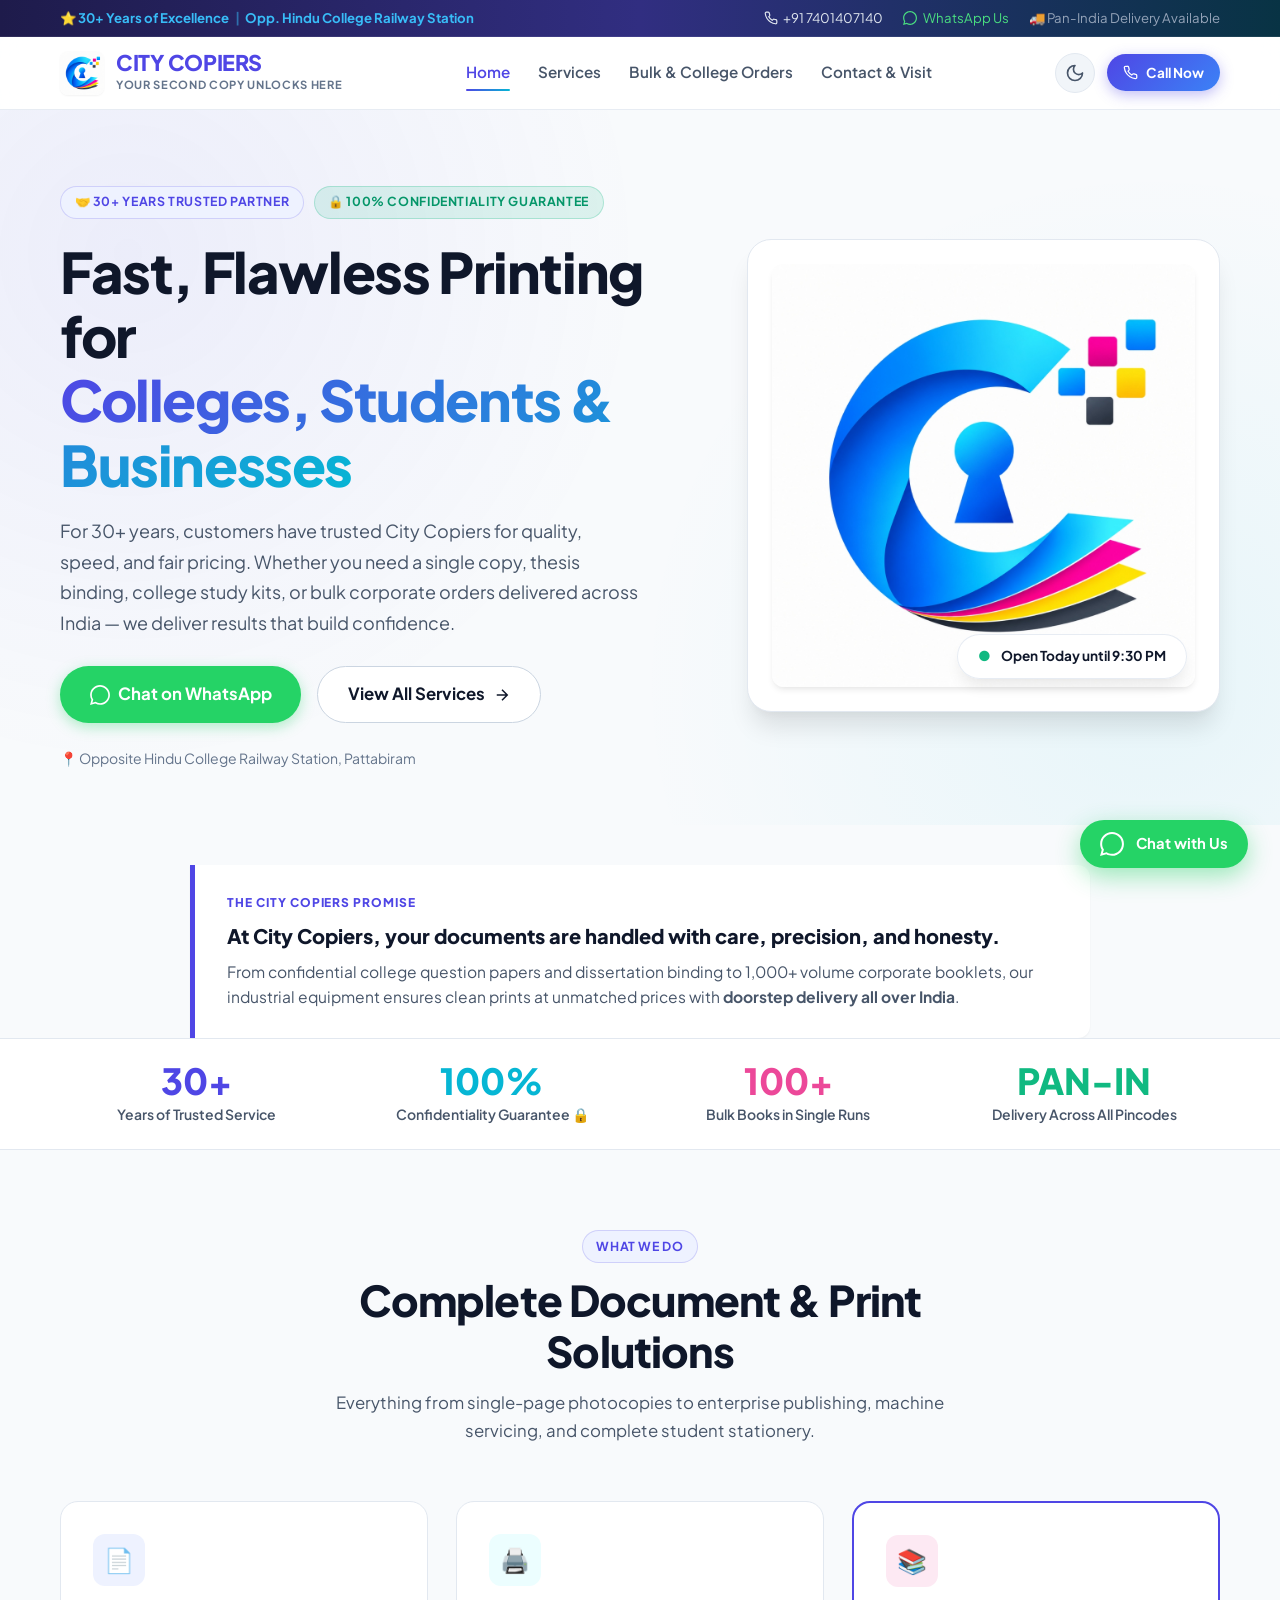
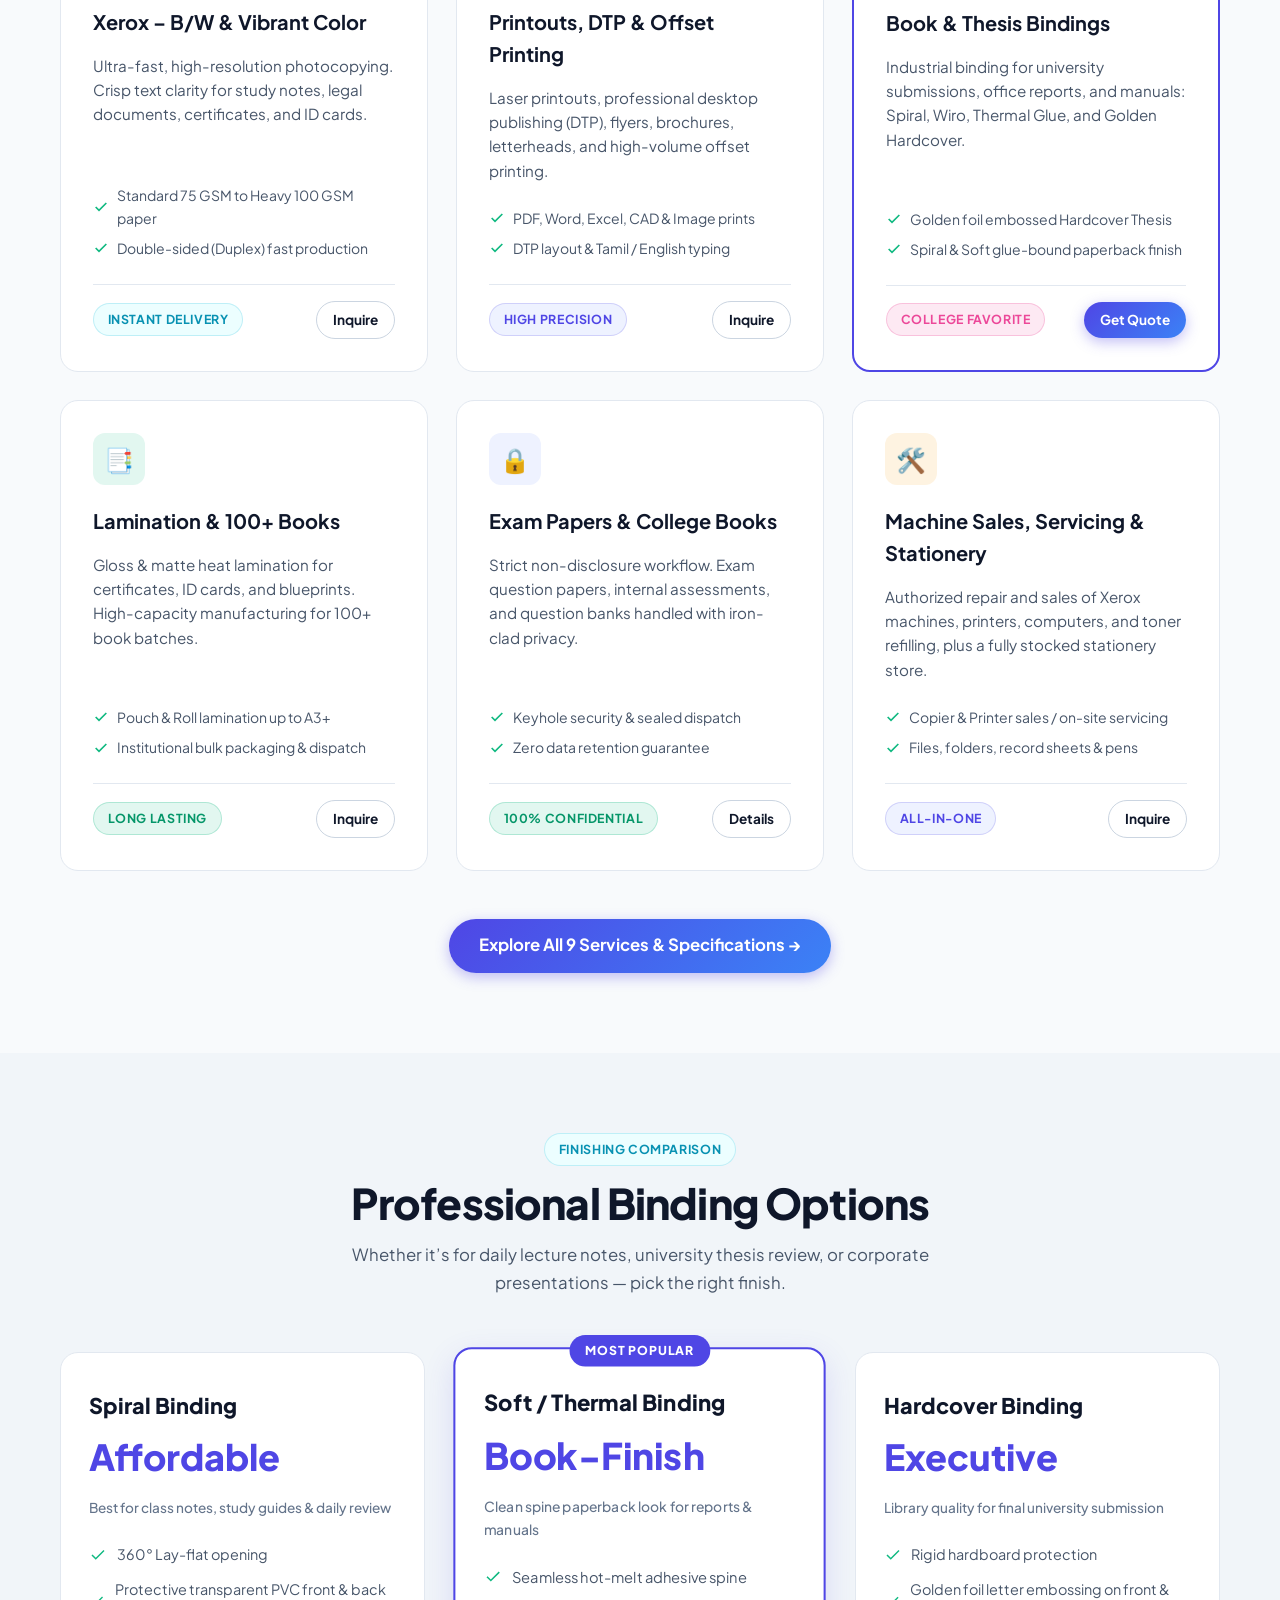
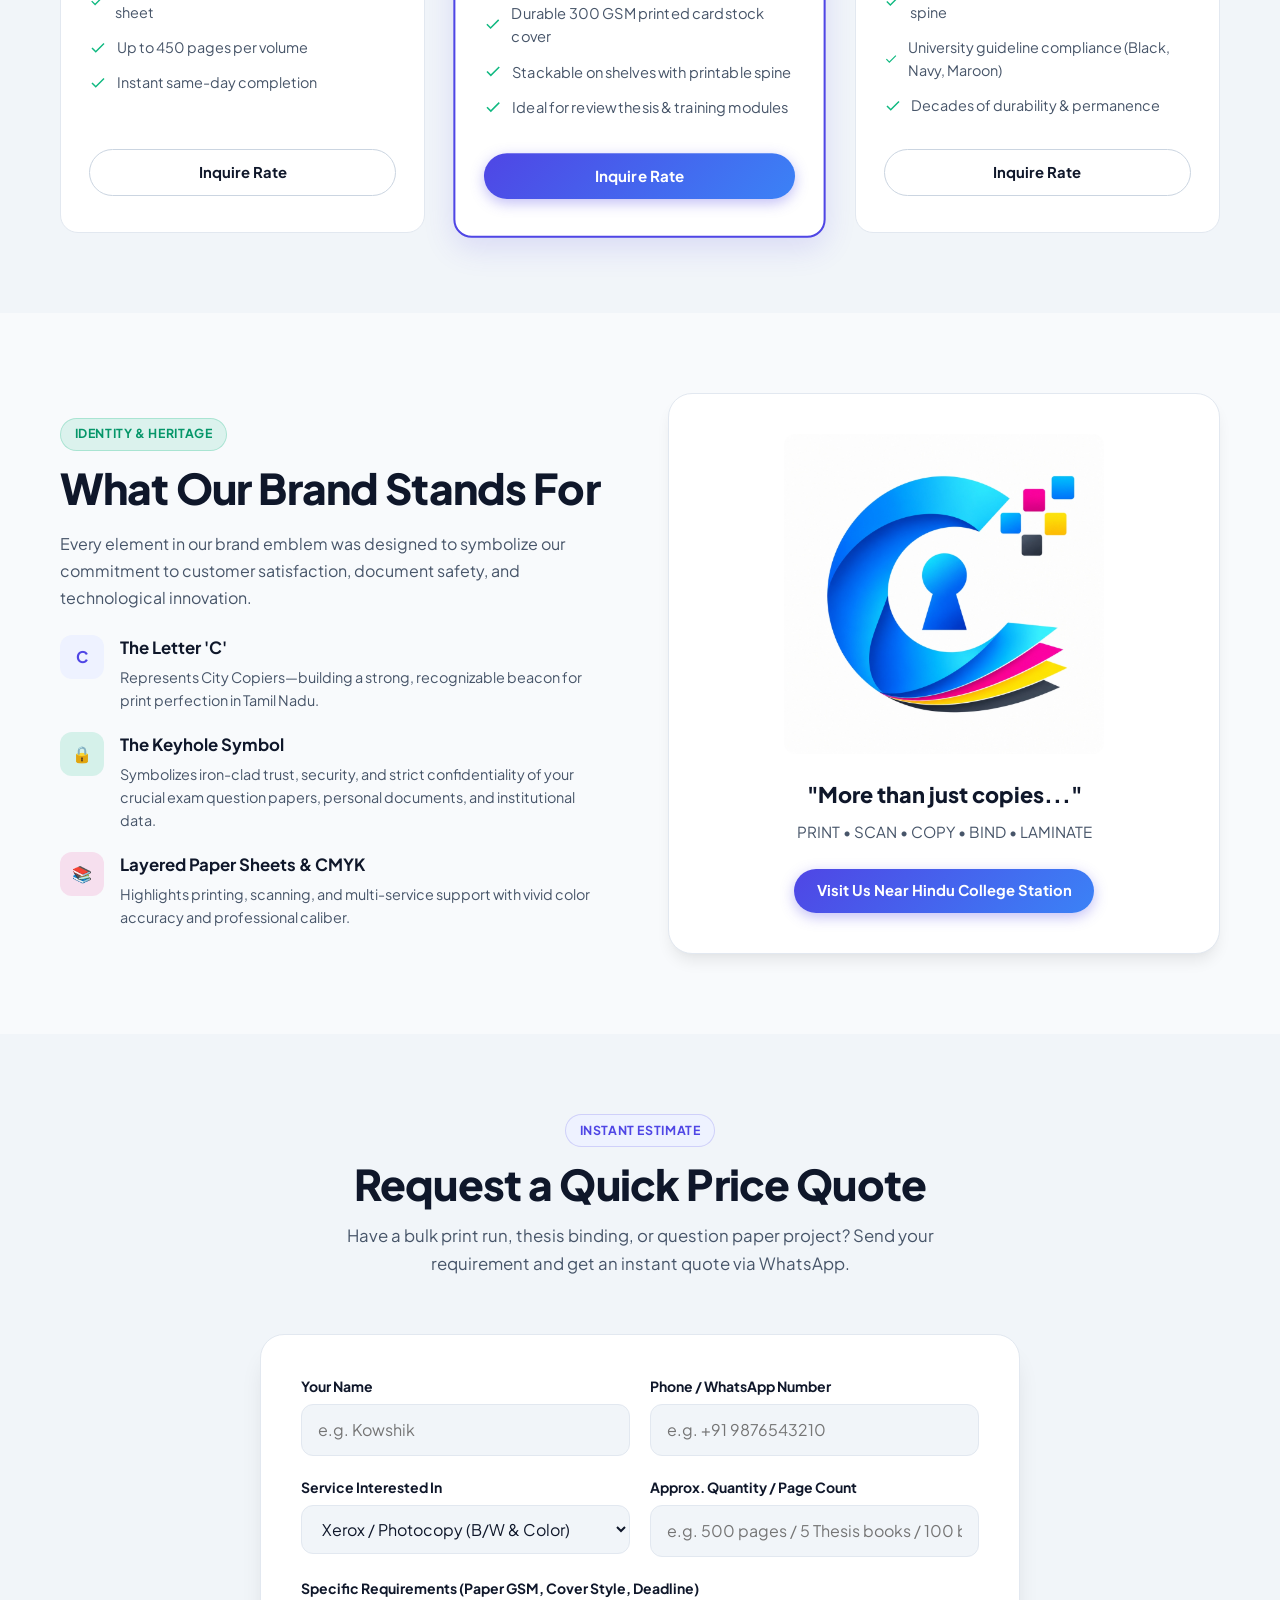
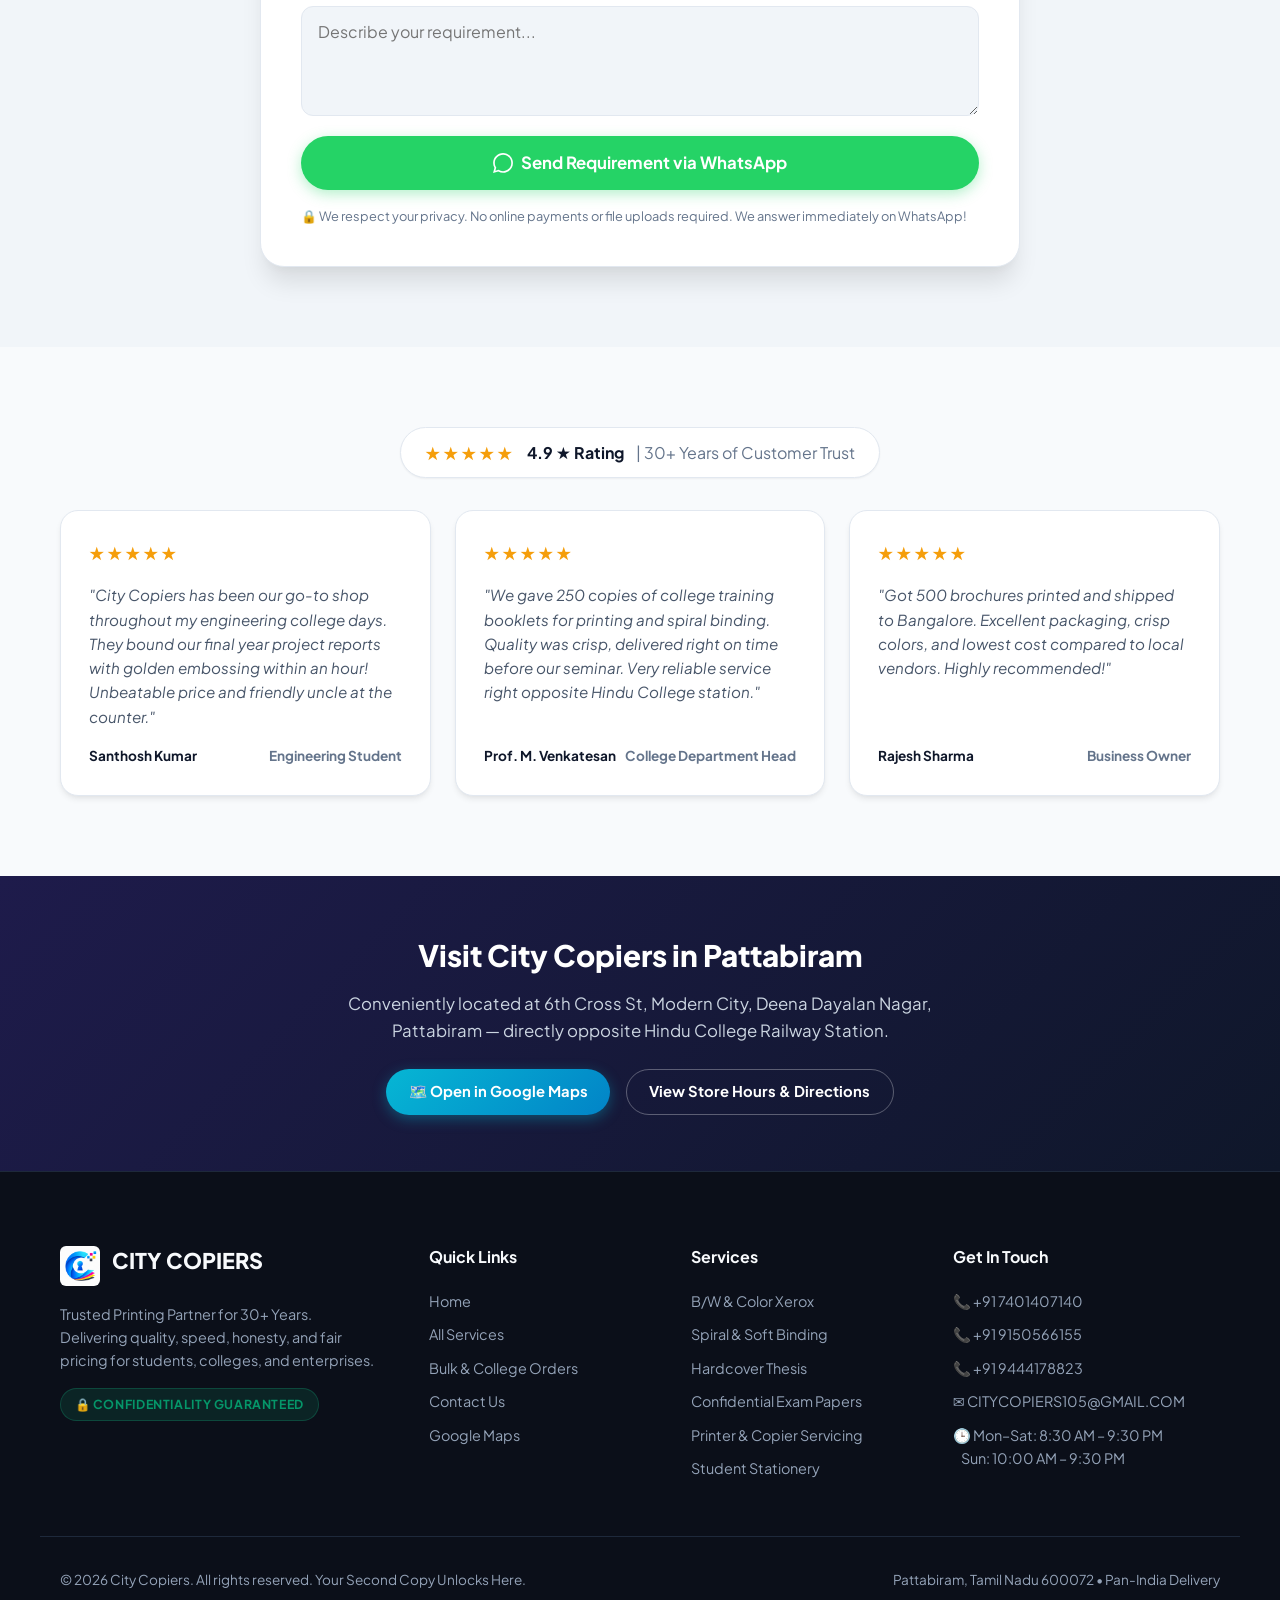
<file: index.html>
﻿<!DOCTYPE html>
<html lang="en">
<head>
  <meta charset="UTF-8">
  <meta name="viewport" content="width=device-width, initial-scale=1.0">
  <title>City Copiers – 30+ Years of Trusted Printing & Document Solutions | Pattabiram</title>
  <meta name="description" content="City Copiers: Trusted printing partner for 30+ years in Pattabiram, Chennai. High-speed Xerox, Color Prints, Spiral & Hard Binding, Confidential Exam Question Papers, and Pan-India Delivery.">
  <meta name="keywords" content="City Copiers, Xerox shop Pattabiram, printing shop Hindu College railway station, book binding, spiral binding, soft binding, thesis printing, question paper confidentiality">
  
  <!-- Open Graph -->
  <meta property="og:title" content="City Copiers – Trusted Printing Partner for 30+ Years">
  <meta property="og:description" content="Your Second Copy Unlocks Here. B/W & Color Xerox, Thesis & Report Binding, Bulk 100+ Books, Machine Sales & Servicing.">
  <meta property="og:type" content="website">
  <meta property="og:image" content="assets/images/logo.jpg">

  <!-- Google Font -->
  <link rel="preconnect" href="https://fonts.googleapis.com">
  <link rel="preconnect" href="https://fonts.gstatic.com" crossorigin>
  <link href="https://fonts.googleapis.com/css2?family=Plus+Jakarta+Sans:wght@400;500;600;700;800&display=swap" rel="stylesheet">

  <!-- Stylesheet -->
  <link rel="stylesheet" href="css/style.css">
  <link rel="icon" href="assets/images/logo.jpg" type="image/jpeg">
</head>
<body>

  <!-- Top Announcement Bar -->
  <div class="top-bar">
    <div class="container top-bar-inner">
      <div class="top-bar-badge">
        <span>⭐ 30+ Years of Excellence</span>
        <span style="opacity: 0.5;">|</span>
        <span>Opp. Hindu College Railway Station</span>
      </div>
      <div class="top-bar-info">
        <a href="tel:+917401407140" class="top-bar-link">
          <svg width="14" height="14" viewBox="0 0 24 24" fill="none" stroke="currentColor" stroke-width="2" stroke-linecap="round" stroke-linejoin="round"><path d="M22 16.92v3a2 2 0 0 1-2.18 2 19.79 19.79 0 0 1-8.63-3.07 19.5 19.5 0 0 1-6-6 19.79 19.79 0 0 1-3.07-8.67A2 2 0 0 1 4.11 2h3a2 2 0 0 1 2 1.72 12.84 12.84 0 0 0 .7 2.81 2 2 0 0 1-.45 2.11L8.09 9.91a16 16 0 0 0 6 6l1.27-1.27a2 2 0 0 1 2.11-.45 12.84 12.84 0 0 0 2.81.7A2 2 0 0 1 22 16.92z"></path></svg>
          +91 7401407140
        </a>
        <a href="https://wa.me/917401407140" target="_blank" class="top-bar-link" style="color:#4ADE80;">
          <svg width="14" height="14" viewBox="0 0 24 24" fill="currentColor"><path d="M.057 24l1.687-6.163c-1.041-1.804-1.588-3.849-1.587-5.946.003-6.556 5.338-11.891 11.893-11.891 3.181.001 6.167 1.24 8.413 3.488 2.245 2.248 3.481 5.236 3.48 8.414-.003 6.557-5.338 11.892-11.893 11.892-1.99-.001-3.951-.5-5.688-1.448l-6.305 1.654zm6.597-3.807c1.676.995 3.276 1.591 5.392 1.592 5.448 0 9.886-4.434 9.889-9.885.002-5.462-4.415-9.89-9.881-9.892-5.452 0-9.887 4.434-9.889 9.884-.001 2.225.651 3.891 1.746 5.634l-.999 3.648 3.742-.981z"/></svg>
          WhatsApp Us
        </a>
        <span class="top-bar-link" style="color:#94A3B8;">🚚 Pan-India Delivery Available</span>
      </div>
    </div>
  </div>

  <!-- Main Navigation Header -->
  <header class="site-header">
    <div class="container header-inner">
      <a href="index.html" class="brand-logo">
        <img src="assets/images/logo.jpg" alt="City Copiers Logo" class="brand-logo-img">
        <div class="brand-text">
          <span class="brand-name">CITY COPIERS</span>
          <span class="brand-tagline">Your Second Copy Unlocks Here</span>
        </div>
      </a>

      <!-- Desktop Navigation -->
      <nav class="nav-links">
        <a href="index.html" class="nav-link active">Home</a>
        <a href="services.html" class="nav-link">Services</a>
        <a href="bulk.html" class="nav-link">Bulk & College Orders</a>
        <a href="contact.html" class="nav-link">Contact & Visit</a>
      </nav>

      <!-- Header Actions -->
      <div class="header-actions">
        <!-- Theme Toggle -->
        <button type="button" class="theme-toggle-btn" aria-label="Toggle Theme" title="Toggle Light/Dark Theme">
          <svg xmlns="http://www.w3.org/2000/svg" width="20" height="20" viewBox="0 0 24 24" fill="none" stroke="currentColor" stroke-width="2" stroke-linecap="round" stroke-linejoin="round"><path d="M12 3a6 6 0 0 0 9 9 9 9 0 1 1-9-9Z"></path></svg>
        </button>

        <a href="tel:+917401407140" class="btn btn-primary btn-sm header-call-btn">
          <svg width="15" height="15" viewBox="0 0 24 24" fill="none" stroke="currentColor" stroke-width="2"><path d="M22 16.92v3a2 2 0 0 1-2.18 2 19.79 19.79 0 0 1-8.63-3.07 19.5 19.5 0 0 1-6-6 19.79 19.79 0 0 1-3.07-8.67A2 2 0 0 1 4.11 2h3a2 2 0 0 1 2 1.72 12.84 12.84 0 0 0 .7 2.81 2 2 0 0 1-.45 2.11L8.09 9.91a16 16 0 0 0 6 6l1.27-1.27a2 2 0 0 1 2.11-.45 12.84 12.84 0 0 0 2.81.7A2 2 0 0 1 22 16.92z"></path></svg>
          Call Now
        </a>

        <!-- Mobile Drawer Toggle -->
        <button type="button" class="mobile-toggle" aria-label="Open Menu">
          <svg width="24" height="24" viewBox="0 0 24 24" fill="none" stroke="currentColor" stroke-width="2"><line x1="4" x2="20" y1="12" y2="12"></line><line x1="4" x2="20" y1="6" y2="6"></line><line x1="4" x2="20" y1="18" y2="18"></line></svg>
        </button>
      </div>
    </div>
  </header>

  <!-- Mobile Drawer Menu -->
  <div class="drawer-overlay"></div>
  <aside class="mobile-nav-drawer">
    <div class="drawer-header">
      <div class="brand-logo">
        <img src="assets/images/logo.jpg" alt="City Copiers" style="width:36px; height:36px; border-radius:6px;">
        <span class="brand-name" style="font-size:1.15rem;">CITY COPIERS</span>
      </div>
      <button type="button" class="drawer-close" aria-label="Close Menu">
        <svg width="24" height="24" viewBox="0 0 24 24" fill="none" stroke="currentColor" stroke-width="2"><line x1="18" y1="6" x2="6" y2="18"></line><line x1="6" y1="6" x2="18" y2="18"></line></svg>
      </button>
    </div>
    <nav class="drawer-links">
      <a href="index.html" class="drawer-link">🏠 Home</a>
      <a href="services.html" class="drawer-link">🖨️ All Services</a>
      <a href="bulk.html" class="drawer-link">📦 Bulk & College Orders</a>
      <a href="contact.html" class="drawer-link">📍 Contact & Location</a>
    </nav>
    <div style="margin-top:auto; display:flex; flex-direction:column; gap:0.75rem;">
      <a href="tel:+917401407140" class="btn btn-primary" style="width:100%;">
        📞 Call +91 7401407140
      </a>
      <a href="https://wa.me/917401407140" target="_blank" class="btn btn-whatsapp" style="width:100%;">
        💬 WhatsApp Us
      </a>
    </div>
  </aside>

  <!-- Hero Section -->
  <section class="hero-section">
    <div class="container hero-grid">
      <div class="hero-content">
        <div class="hero-badges-row">
          <span class="badge badge-indigo">🤝 30+ Years Trusted Partner</span>
          <span class="badge badge-lock">🔒 100% Confidentiality Guarantee</span>
        </div>

        <h1 class="hero-title">
          Fast, Flawless Printing for <br>
          <span class="hero-title-gradient">Colleges, Students & Businesses</span>
        </h1>

        <p class="hero-description">
          For 30+ years, customers have trusted City Copiers for quality, speed, and fair pricing. Whether you need a single copy, thesis binding, college study kits, or bulk corporate orders delivered across India — we deliver results that build confidence.
        </p>

        <div class="hero-cta-group">
          <a href="https://wa.me/917401407140?text=Hi%20City%20Copiers,%20I%20would%20like%20to%20inquire%20about%20printing%20services" target="_blank" class="btn btn-whatsapp btn-lg">
            <svg width="20" height="20" viewBox="0 0 24 24" fill="currentColor"><path d="M.057 24l1.687-6.163c-1.041-1.804-1.588-3.849-1.587-5.946.003-6.556 5.338-11.891 11.893-11.891 3.181.001 6.167 1.24 8.413 3.488 2.245 2.248 3.481 5.236 3.48 8.414-.003 6.557-5.338 11.892-11.893 11.892-1.99-.001-3.951-.5-5.688-1.448l-6.305 1.654zm6.597-3.807c1.676.995 3.276 1.591 5.392 1.592 5.448 0 9.886-4.434 9.889-9.885.002-5.462-4.415-9.89-9.881-9.892-5.452 0-9.887 4.434-9.889 9.884-.001 2.225.651 3.891 1.746 5.634l-.999 3.648 3.742-.981z"/></svg>
            Chat on WhatsApp
          </a>
          <a href="services.html" class="btn btn-outline btn-lg">
            View All Services
            <svg width="18" height="18" viewBox="0 0 24 24" fill="none" stroke="currentColor" stroke-width="2"><path d="M5 12h14M12 5l7 7-7 7"></path></svg>
          </a>
        </div>

        <div style="font-size:0.875rem; color:var(--text-muted); display:flex; align-items:center; gap:0.5rem; margin-top:0.25rem;">
          <span>📍 Opposite Hindu College Railway Station, Pattabiram</span>
        </div>
      </div>

      <!-- Hero Visual Brand Showcase -->
      <div class="hero-card">
        <img src="assets/images/logo.jpg" alt="City Copiers Brand Philosophy & Services" class="hero-card-img">
        <div class="hero-floating-pill">
          <span style="color:#10B981;">●</span>
          <span>Open Today until 9:30 PM</span>
        </div>
      </div>
    </div>
  </section>

  <!-- Quick Highlight Callout (OnlinePrintout inspired) -->
  <div class="container">
    <div class="callout-box">
      <div class="callout-eyebrow">The City Copiers Promise</div>
      <h3 style="font-size:1.25rem; font-weight:800; margin-bottom:0.5rem;">At City Copiers, your documents are handled with care, precision, and honesty.</h3>
      <p style="color:var(--text-secondary); font-size:0.975rem;">
        From confidential college question papers and dissertation binding to 1,000+ volume corporate booklets, our industrial equipment ensures clean prints at unmatched prices with <strong>doorstep delivery all over India</strong>.
      </p>
    </div>
  </div>

  <!-- Trust Stats Bar -->
  <section class="stats-section">
    <div class="container stats-grid">
      <div class="stat-item">
        <span class="stat-number">30+</span>
        <span class="stat-label">Years of Trusted Service</span>
      </div>
      <div class="stat-item">
        <span class="stat-number" style="color:var(--color-secondary);">100%</span>
        <span class="stat-label">Confidentiality Guarantee 🔒</span>
      </div>
      <div class="stat-item">
        <span class="stat-number" style="color:var(--cmyk-magenta);">100+</span>
        <span class="stat-label">Bulk Books in Single Runs</span>
      </div>
      <div class="stat-item">
        <span class="stat-number" style="color:var(--color-success);">PAN-IN</span>
        <span class="stat-label">Delivery Across All Pincodes</span>
      </div>
    </div>
  </section>

  <!-- Core Services Grid Section -->
  <section class="section" id="services">
    <div class="container">
      <div class="section-header">
        <span class="badge badge-indigo">What We Do</span>
        <h2 class="section-title">Complete Document & Print Solutions</h2>
        <p class="section-subtitle">
          Everything from single-page photocopies to enterprise publishing, machine servicing, and complete student stationery.
        </p>
      </div>

      <div class="services-grid">
        <!-- 1. Xerox B/W & Color -->
        <div class="service-card">
          <div class="service-card-icon icon-bg-indigo">📄</div>
          <h3 class="service-card-title">Xerox – B/W & Vibrant Color</h3>
          <p class="service-card-desc">
            Ultra-fast, high-resolution photocopying. Crisp text clarity for study notes, legal documents, certificates, and ID cards.
          </p>
          <ul class="service-card-list">
            <li class="service-card-item">
              <svg width="16" height="16" viewBox="0 0 24 24" fill="none" stroke="currentColor" stroke-width="2.5"><path d="M20 6L9 17l-5-5"></path></svg>
              Standard 75 GSM to Heavy 100 GSM paper
            </li>
            <li class="service-card-item">
              <svg width="16" height="16" viewBox="0 0 24 24" fill="none" stroke="currentColor" stroke-width="2.5"><path d="M20 6L9 17l-5-5"></path></svg>
              Double-sided (Duplex) fast production
            </li>
          </ul>
          <div class="service-card-action">
            <span class="badge badge-cyan">Instant Delivery</span>
            <button onclick="openWhatsAppInquiry('Xerox B/W and Color')" class="btn btn-outline btn-sm">Inquire</button>
          </div>
        </div>

        <!-- 2. Printouts, DTP & Offset -->
        <div class="service-card">
          <div class="service-card-icon icon-bg-cyan">🖨️</div>
          <h3 class="service-card-title">Printouts, DTP & Offset Printing</h3>
          <p class="service-card-desc">
            Laser printouts, professional desktop publishing (DTP), flyers, brochures, letterheads, and high-volume offset printing.
          </p>
          <ul class="service-card-list">
            <li class="service-card-item">
              <svg width="16" height="16" viewBox="0 0 24 24" fill="none" stroke="currentColor" stroke-width="2.5"><path d="M20 6L9 17l-5-5"></path></svg>
              PDF, Word, Excel, CAD & Image prints
            </li>
            <li class="service-card-item">
              <svg width="16" height="16" viewBox="0 0 24 24" fill="none" stroke="currentColor" stroke-width="2.5"><path d="M20 6L9 17l-5-5"></path></svg>
              DTP layout & Tamil / English typing
            </li>
          </ul>
          <div class="service-card-action">
            <span class="badge badge-indigo">High Precision</span>
            <button onclick="openWhatsAppInquiry('Printouts & Offset')" class="btn btn-outline btn-sm">Inquire</button>
          </div>
        </div>

        <!-- 3. Bindings (Spiral, Thermal, Hardcover) -->
        <div class="service-card" style="border: 2px solid var(--color-primary);">
          <div class="service-card-icon icon-bg-magenta">📚</div>
          <h3 class="service-card-title">Book & Thesis Bindings</h3>
          <p class="service-card-desc">
            Industrial binding for university submissions, office reports, and manuals: Spiral, Wiro, Thermal Glue, and Golden Hardcover.
          </p>
          <ul class="service-card-list">
            <li class="service-card-item">
              <svg width="16" height="16" viewBox="0 0 24 24" fill="none" stroke="currentColor" stroke-width="2.5"><path d="M20 6L9 17l-5-5"></path></svg>
              Golden foil embossed Hardcover Thesis
            </li>
            <li class="service-card-item">
              <svg width="16" height="16" viewBox="0 0 24 24" fill="none" stroke="currentColor" stroke-width="2.5"><path d="M20 6L9 17l-5-5"></path></svg>
              Spiral & Soft glue-bound paperback finish
            </li>
          </ul>
          <div class="service-card-action">
            <span class="badge badge-magenta">College Favorite</span>
            <button onclick="openWhatsAppInquiry('Book and Thesis Binding')" class="btn btn-primary btn-sm">Get Quote</button>
          </div>
        </div>

        <!-- 4. Lamination & Bulk Orders -->
        <div class="service-card">
          <div class="service-card-icon icon-bg-green">📑</div>
          <h3 class="service-card-title">Lamination & 100+ Books</h3>
          <p class="service-card-desc">
            Gloss & matte heat lamination for certificates, ID cards, and blueprints. High-capacity manufacturing for 100+ book batches.
          </p>
          <ul class="service-card-list">
            <li class="service-card-item">
              <svg width="16" height="16" viewBox="0 0 24 24" fill="none" stroke="currentColor" stroke-width="2.5"><path d="M20 6L9 17l-5-5"></path></svg>
              Pouch & Roll lamination up to A3+
            </li>
            <li class="service-card-item">
              <svg width="16" height="16" viewBox="0 0 24 24" fill="none" stroke="currentColor" stroke-width="2.5"><path d="M20 6L9 17l-5-5"></path></svg>
              Institutional bulk packaging & dispatch
            </li>
          </ul>
          <div class="service-card-action">
            <span class="badge badge-lock">Long Lasting</span>
            <button onclick="openWhatsAppInquiry('Lamination & Bulk Orders')" class="btn btn-outline btn-sm">Inquire</button>
          </div>
        </div>

        <!-- 5. College Confidential Orders -->
        <div class="service-card">
          <div class="service-card-icon icon-bg-indigo">🔒</div>
          <h3 class="service-card-title">Exam Papers & College Books</h3>
          <p class="service-card-desc">
            Strict non-disclosure workflow. Exam question papers, internal assessments, and question banks handled with iron-clad privacy.
          </p>
          <ul class="service-card-list">
            <li class="service-card-item">
              <svg width="16" height="16" viewBox="0 0 24 24" fill="none" stroke="currentColor" stroke-width="2.5"><path d="M20 6L9 17l-5-5"></path></svg>
              Keyhole security & sealed dispatch
            </li>
            <li class="service-card-item">
              <svg width="16" height="16" viewBox="0 0 24 24" fill="none" stroke="currentColor" stroke-width="2.5"><path d="M20 6L9 17l-5-5"></path></svg>
              Zero data retention guarantee
            </li>
          </ul>
          <div class="service-card-action">
            <span class="badge badge-lock">100% Confidential</span>
            <a href="bulk.html" class="btn btn-outline btn-sm">Details</a>
          </div>
        </div>

        <!-- 6. Sales, Servicing & Stationery -->
        <div class="service-card">
          <div class="service-card-icon icon-bg-yellow">🛠️</div>
          <h3 class="service-card-title">Machine Sales, Servicing & Stationery</h3>
          <p class="service-card-desc">
            Authorized repair and sales of Xerox machines, printers, computers, and toner refilling, plus a fully stocked stationery store.
          </p>
          <ul class="service-card-list">
            <li class="service-card-item">
              <svg width="16" height="16" viewBox="0 0 24 24" fill="none" stroke="currentColor" stroke-width="2.5"><path d="M20 6L9 17l-5-5"></path></svg>
              Copier & Printer sales / on-site servicing
            </li>
            <li class="service-card-item">
              <svg width="16" height="16" viewBox="0 0 24 24" fill="none" stroke="currentColor" stroke-width="2.5"><path d="M20 6L9 17l-5-5"></path></svg>
              Files, folders, record sheets & pens
            </li>
          </ul>
          <div class="service-card-action">
            <span class="badge badge-indigo">All-In-One</span>
            <button onclick="openWhatsAppInquiry('Sales, Servicing & Stationery')" class="btn btn-outline btn-sm">Inquire</button>
          </div>
        </div>
      </div>

      <div class="text-center" style="margin-top: 3rem;">
        <a href="services.html" class="btn btn-primary btn-lg">
          Explore All 9 Services & Specifications →
        </a>
      </div>
    </div>
  </section>

  <!-- Binding Showcase & Rate Card (Inspired by OnlinePrintout) -->
  <section class="section section-muted">
    <div class="container">
      <div class="section-header">
        <span class="badge badge-cyan">Finishing Comparison</span>
        <h2 class="section-title">Professional Binding Options</h2>
        <p class="section-subtitle">
          Whether it’s for daily lecture notes, university thesis review, or corporate presentations — pick the right finish.
        </p>
      </div>

      <div class="binding-grid">
        <!-- Spiral Binding -->
        <div class="binding-card">
          <h3 class="binding-name">Spiral Binding</h3>
          <p class="binding-price">Affordable</p>
          <p class="binding-price-sub">Best for class notes, study guides & daily review</p>
          <ul class="binding-features">
            <li class="binding-feature-item">
              <svg width="18" height="18" viewBox="0 0 24 24" fill="none" stroke="#10B981" stroke-width="2"><path d="M20 6L9 17l-5-5"></path></svg>
              360° Lay-flat opening
            </li>
            <li class="binding-feature-item">
              <svg width="18" height="18" viewBox="0 0 24 24" fill="none" stroke="#10B981" stroke-width="2"><path d="M20 6L9 17l-5-5"></path></svg>
              Protective transparent PVC front & back sheet
            </li>
            <li class="binding-feature-item">
              <svg width="18" height="18" viewBox="0 0 24 24" fill="none" stroke="#10B981" stroke-width="2"><path d="M20 6L9 17l-5-5"></path></svg>
              Up to 450 pages per volume
            </li>
            <li class="binding-feature-item">
              <svg width="18" height="18" viewBox="0 0 24 24" fill="none" stroke="#10B981" stroke-width="2"><path d="M20 6L9 17l-5-5"></path></svg>
              Instant same-day completion
            </li>
          </ul>
          <button onclick="openWhatsAppInquiry('Spiral Binding Quote')" class="btn btn-outline" style="width:100%;">Inquire Rate</button>
        </div>

        <!-- Soft / Thermal Binding -->
        <div class="binding-card featured">
          <div class="binding-badge">Most Popular</div>
          <h3 class="binding-name">Soft / Thermal Binding</h3>
          <p class="binding-price">Book-Finish</p>
          <p class="binding-price-sub">Clean spine paperback look for reports & manuals</p>
          <ul class="binding-features">
            <li class="binding-feature-item">
              <svg width="18" height="18" viewBox="0 0 24 24" fill="none" stroke="#10B981" stroke-width="2"><path d="M20 6L9 17l-5-5"></path></svg>
              Seamless hot-melt adhesive spine
            </li>
            <li class="binding-feature-item">
              <svg width="18" height="18" viewBox="0 0 24 24" fill="none" stroke="#10B981" stroke-width="2"><path d="M20 6L9 17l-5-5"></path></svg>
              Durable 300 GSM printed cardstock cover
            </li>
            <li class="binding-feature-item">
              <svg width="18" height="18" viewBox="0 0 24 24" fill="none" stroke="#10B981" stroke-width="2"><path d="M20 6L9 17l-5-5"></path></svg>
              Stackable on shelves with printable spine
            </li>
            <li class="binding-feature-item">
              <svg width="18" height="18" viewBox="0 0 24 24" fill="none" stroke="#10B981" stroke-width="2"><path d="M20 6L9 17l-5-5"></path></svg>
              Ideal for review thesis & training modules
            </li>
          </ul>
          <button onclick="openWhatsAppInquiry('Soft Binding Quote')" class="btn btn-primary" style="width:100%;">Inquire Rate</button>
        </div>

        <!-- Hardcover Golden Embossed -->
        <div class="binding-card">
          <h3 class="binding-name">Hardcover Binding</h3>
          <p class="binding-price">Executive</p>
          <p class="binding-price-sub">Library quality for final university submission</p>
          <ul class="binding-features">
            <li class="binding-feature-item">
              <svg width="18" height="18" viewBox="0 0 24 24" fill="none" stroke="#10B981" stroke-width="2"><path d="M20 6L9 17l-5-5"></path></svg>
              Rigid hardboard protection
            </li>
            <li class="binding-feature-item">
              <svg width="18" height="18" viewBox="0 0 24 24" fill="none" stroke="#10B981" stroke-width="2"><path d="M20 6L9 17l-5-5"></path></svg>
              Golden foil letter embossing on front & spine
            </li>
            <li class="binding-feature-item">
              <svg width="18" height="18" viewBox="0 0 24 24" fill="none" stroke="#10B981" stroke-width="2"><path d="M20 6L9 17l-5-5"></path></svg>
              University guideline compliance (Black, Navy, Maroon)
            </li>
            <li class="binding-feature-item">
              <svg width="18" height="18" viewBox="0 0 24 24" fill="none" stroke="#10B981" stroke-width="2"><path d="M20 6L9 17l-5-5"></path></svg>
              Decades of durability & permanence
            </li>
          </ul>
          <button onclick="openWhatsAppInquiry('Hardcover Golden Binding Quote')" class="btn btn-outline" style="width:100%;">Inquire Rate</button>
        </div>
      </div>
    </div>
  </section>

  <!-- Brand Meaning & The Keyhole Story -->
  <section class="section">
    <div class="container philosophy-grid">
      <div>
        <span class="badge badge-lock">Identity & Heritage</span>
        <h2 class="section-title" style="margin-top:0.75rem; margin-bottom:1rem;">
          What Our Brand Stands For
        </h2>
        <p style="color:var(--text-secondary); line-height:1.7;">
          Every element in our brand emblem was designed to symbolize our commitment to customer satisfaction, document safety, and technological innovation.
        </p>

        <div class="meaning-list">
          <div class="meaning-item">
            <div class="meaning-icon-wrap" style="background:var(--color-primary-light); color:var(--color-primary);">
              <strong>C</strong>
            </div>
            <div>
              <h4 class="meaning-title">The Letter 'C'</h4>
              <p class="meaning-desc">Represents City Copiers—building a strong, recognizable beacon for print perfection in Tamil Nadu.</p>
            </div>
          </div>

          <div class="meaning-item">
            <div class="meaning-icon-wrap" style="background:rgba(16, 185, 129, 0.15); color:#059669;">
              🔒
            </div>
            <div>
              <h4 class="meaning-title">The Keyhole Symbol</h4>
              <p class="meaning-desc">Symbolizes iron-clad trust, security, and strict confidentiality of your crucial exam question papers, personal documents, and institutional data.</p>
            </div>
          </div>

          <div class="meaning-item">
            <div class="meaning-icon-wrap" style="background:rgba(236, 72, 153, 0.15); color:var(--cmyk-magenta);">
              📚
            </div>
            <div>
              <h4 class="meaning-title">Layered Paper Sheets & CMYK</h4>
              <p class="meaning-desc">Highlights printing, scanning, and multi-service support with vivid color accuracy and professional caliber.</p>
            </div>
          </div>
        </div>
      </div>

      <div class="philosophy-card text-center">
        <img src="assets/images/logo.jpg" alt="Logo Emblem Meaning" style="max-width:320px; margin:0 auto 1.5rem; border-radius:var(--radius-md);">
        <h3 style="font-size:1.35rem; font-weight:800; margin-bottom:0.5rem;">"More than just copies..."</h3>
        <p style="color:var(--text-secondary); font-size:0.95rem; margin-bottom:1.5rem;">
          PRINT • SCAN • COPY • BIND • LAMINATE
        </p>
        <a href="contact.html" class="btn btn-primary">
          Visit Us Near Hindu College Station
        </a>
      </div>
    </div>
  </section>

  <!-- Quick Quote Form Section -->
  <section class="section section-muted">
    <div class="container text-center">
      <div class="section-header">
        <span class="badge badge-indigo">Instant Estimate</span>
        <h2 class="section-title">Request a Quick Price Quote</h2>
        <p class="section-subtitle">
          Have a bulk print run, thesis binding, or question paper project? Send your requirement and get an instant quote via WhatsApp.
        </p>
      </div>

      <div class="quote-box">
        <form class="js-quote-form form-grid">
          <div class="form-group">
            <label class="form-label">Your Name</label>
            <input type="text" name="name" class="form-input" placeholder="e.g. Kowshik" required>
          </div>

          <div class="form-group">
            <label class="form-label">Phone / WhatsApp Number</label>
            <input type="tel" name="phone" class="form-input" placeholder="e.g. +91 9876543210" required>
          </div>

          <div class="form-group">
            <label class="form-label">Service Interested In</label>
            <select name="service" class="form-select">
              <option value="Xerox / Photocopy (B/W & Color)">Xerox / Photocopy (B/W & Color)</option>
              <option value="Thesis / Project Report Binding">Thesis / Project Report Binding</option>
              <option value="Bulk Order (100+ Books)">Bulk Order (100+ Books)</option>
              <option value="Confidential College Exam Papers">Confidential College Exam Papers</option>
              <option value="Printouts & DTP Work">Printouts & DTP Work</option>
              <option value="Lamination Work">Lamination Work</option>
              <option value="Machine Sales & Servicing">Machine Sales & Servicing</option>
              <option value="Stationery Enquiry">Stationery Enquiry</option>
            </select>
          </div>

          <div class="form-group">
            <label class="form-label">Approx. Quantity / Page Count</label>
            <input type="text" name="quantity" class="form-input" placeholder="e.g. 500 pages / 5 Thesis books / 100 books">
          </div>

          <div class="form-group full-width">
            <label class="form-label">Specific Requirements (Paper GSM, Cover Style, Deadline)</label>
            <textarea name="message" class="form-textarea" placeholder="Describe your requirement..."></textarea>
          </div>

          <div class="form-group full-width">
            <button type="submit" class="btn btn-whatsapp btn-lg" style="width:100%;">
              <svg width="20" height="20" viewBox="0 0 24 24" fill="currentColor"><path d="M.057 24l1.687-6.163c-1.041-1.804-1.588-3.849-1.587-5.946.003-6.556 5.338-11.891 11.893-11.891 3.181.001 6.167 1.24 8.413 3.488 2.245 2.248 3.481 5.236 3.48 8.414-.003 6.557-5.338 11.892-11.893 11.892-1.99-.001-3.951-.5-5.688-1.448l-6.305 1.654zm6.597-3.807c1.676.995 3.276 1.591 5.392 1.592 5.448 0 9.886-4.434 9.889-9.885.002-5.462-4.415-9.89-9.881-9.892-5.452 0-9.887 4.434-9.889 9.884-.001 2.225.651 3.891 1.746 5.634l-.999 3.648 3.742-.981z"/></svg>
              Send Requirement via WhatsApp
            </button>
            <p style="font-size:0.8rem; color:var(--text-muted); margin-top:0.5rem;">
              🔒 We respect your privacy. No online payments or file uploads required. We answer immediately on WhatsApp!
            </p>
          </div>
        </form>
      </div>
    </div>
  </section>

  <!-- Google Reviews & Customer Feedback -->
  <section class="section">
    <div class="container text-center">
      <div class="reviews-summary">
        <span class="stars">★★★★★</span>
        <span style="font-weight:700;">4.9 ★ Rating</span>
        <span style="color:var(--text-muted);">| 30+ Years of Customer Trust</span>
      </div>

      <div class="reviews-grid">
        <div class="review-card text-left">
          <div class="stars">★★★★★</div>
          <p class="review-text">
            "City Copiers has been our go-to shop throughout my engineering college days. They bound our final year project reports with golden embossing within an hour! Unbeatable price and friendly uncle at the counter."
          </p>
          <div class="review-author">
            <span>Santhosh Kumar</span>
            <span style="color:var(--text-muted);">Engineering Student</span>
          </div>
        </div>

        <div class="review-card text-left">
          <div class="stars">★★★★★</div>
          <p class="review-text">
            "We gave 250 copies of college training booklets for printing and spiral binding. Quality was crisp, delivered right on time before our seminar. Very reliable service right opposite Hindu College station."
          </p>
          <div class="review-author">
            <span>Prof. M. Venkatesan</span>
            <span style="color:var(--text-muted);">College Department Head</span>
          </div>
        </div>

        <div class="review-card text-left">
          <div class="stars">★★★★★</div>
          <p class="review-text">
            "Got 500 brochures printed and shipped to Bangalore. Excellent packaging, crisp colors, and lowest cost compared to local vendors. Highly recommended!"
          </p>
          <div class="review-author">
            <span>Rajesh Sharma</span>
            <span style="color:var(--text-muted);">Business Owner</span>
          </div>
        </div>
      </div>
    </div>
  </section>

  <!-- Location Highlight Strip -->
  <div style="background: linear-gradient(135deg, #1E1B4B 0%, #0F172A 100%); color:white; padding:3.5rem 0;">
    <div class="container text-center">
      <h2 style="font-size:1.85rem; font-weight:800; margin-bottom:0.75rem;">Visit City Copiers in Pattabiram</h2>
      <p style="color:#CBD5E1; max-width:650px; margin:0 auto 1.5rem; font-size:1.05rem;">
        Conveniently located at 6th Cross St, Modern City, Deena Dayalan Nagar, Pattabiram — directly opposite Hindu College Railway Station.
      </p>
      <div style="display:flex; justify-content:center; gap:1rem; flex-wrap:wrap;">
        <a href="https://maps.app.goo.gl/Zdq2oj2qCWk1zcdx9" target="_blank" class="btn btn-secondary">
          🗺️ Open in Google Maps
        </a>
        <a href="contact.html" class="btn btn-outline" style="color:white; border-color:rgba(255,255,255,0.3); background:transparent;">
          View Store Hours & Directions
        </a>
      </div>
    </div>
  </div>

  <!-- Footer -->
  <footer class="site-footer">
    <div class="container footer-grid">
      <div>
        <div style="display:flex; align-items:center; gap:0.75rem; margin-bottom:1rem;">
          <img src="assets/images/logo.jpg" alt="City Copiers" style="width:40px; height:40px; border-radius:6px;">
          <span class="footer-brand-title">CITY COPIERS</span>
        </div>
        <p style="line-height:1.6; margin-bottom:1rem;">
          Trusted Printing Partner for 30+ Years. Delivering quality, speed, honesty, and fair pricing for students, colleges, and enterprises.
        </p>
        <span class="badge badge-lock">🔒 Confidentiality Guaranteed</span>
      </div>

      <div>
        <h4 class="footer-heading">Quick Links</h4>
        <div class="footer-links">
          <a href="index.html">Home</a>
          <a href="services.html">All Services</a>
          <a href="bulk.html">Bulk & College Orders</a>
          <a href="contact.html">Contact Us</a>
          <a href="https://maps.app.goo.gl/Zdq2oj2qCWk1zcdx9" target="_blank">Google Maps</a>
        </div>
      </div>

      <div>
        <h4 class="footer-heading">Services</h4>
        <div class="footer-links">
          <a href="services.html">B/W & Color Xerox</a>
          <a href="services.html">Spiral & Soft Binding</a>
          <a href="services.html">Hardcover Thesis</a>
          <a href="bulk.html">Confidential Exam Papers</a>
          <a href="services.html">Printer & Copier Servicing</a>
          <a href="services.html">Student Stationery</a>
        </div>
      </div>

      <div>
        <h4 class="footer-heading">Get In Touch</h4>
        <div class="footer-links">
          <p>📞 <a href="tel:+917401407140">+91 7401407140</a></p>
          <p>📞 <a href="tel:+919150566155">+91 9150566155</a></p>
          <p>📞 <a href="tel:+919444178823">+91 9444178823</a></p>
          <p>✉️ <a href="mailto:CITYCOPIERS105@GMAIL.COM">CITYCOPIERS105@GMAIL.COM</a></p>
          <p>🕒 Mon–Sat: 8:30 AM – 9:30 PM<br>&nbsp;&nbsp;&nbsp;&nbsp;Sun: 10:00 AM – 9:30 PM</p>
        </div>
      </div>
    </div>

    <div class="container footer-bottom">
      <p>© 2026 City Copiers. All rights reserved. Your Second Copy Unlocks Here.</p>
      <p>Pattabiram, Tamil Nadu 600072 • Pan-India Delivery</p>
    </div>
  </footer>

  <!-- Persistent Floating WhatsApp Button -->
  <a href="https://wa.me/917401407140?text=Hi%20City%20Copiers,%20I%20would%20like%20to%20inquire%20about%20Xerox/Binding%20services" target="_blank" class="floating-whatsapp" aria-label="Chat on WhatsApp">
    <svg width="24" height="24" viewBox="0 0 24 24" fill="currentColor"><path d="M.057 24l1.687-6.163c-1.041-1.804-1.588-3.849-1.587-5.946.003-6.556 5.338-11.891 11.893-11.891 3.181.001 6.167 1.24 8.413 3.488 2.245 2.248 3.481 5.236 3.48 8.414-.003 6.557-5.338 11.892-11.893 11.892-1.99-.001-3.951-.5-5.688-1.448l-6.305 1.654zm6.597-3.807c1.676.995 3.276 1.591 5.392 1.592 5.448 0 9.886-4.434 9.889-9.885.002-5.462-4.415-9.89-9.881-9.892-5.452 0-9.887 4.434-9.889 9.884-.001 2.225.651 3.891 1.746 5.634l-.999 3.648 3.742-.981z"/></svg>
    <span>Chat with Us</span>
  </a>

  <!-- Script -->
  <script src="js/main.js"></script>
</body>
</html>
</file>
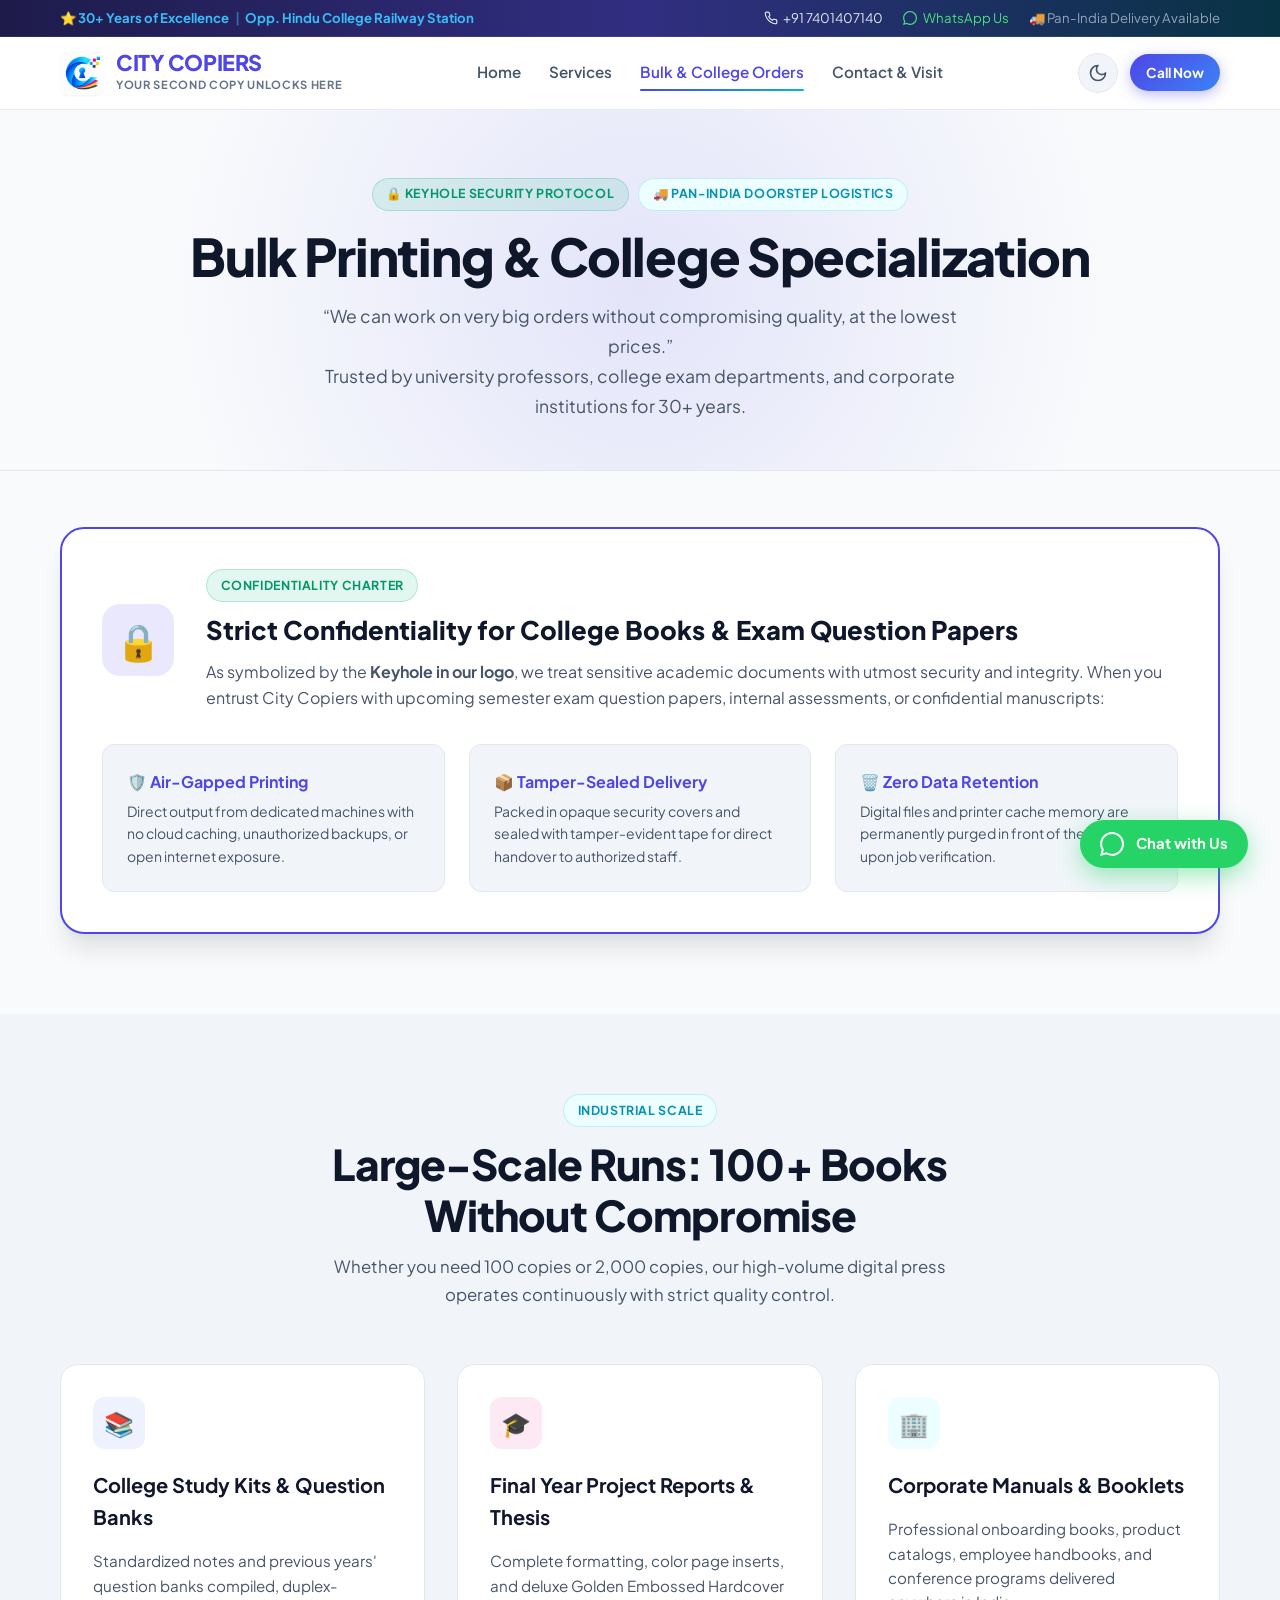
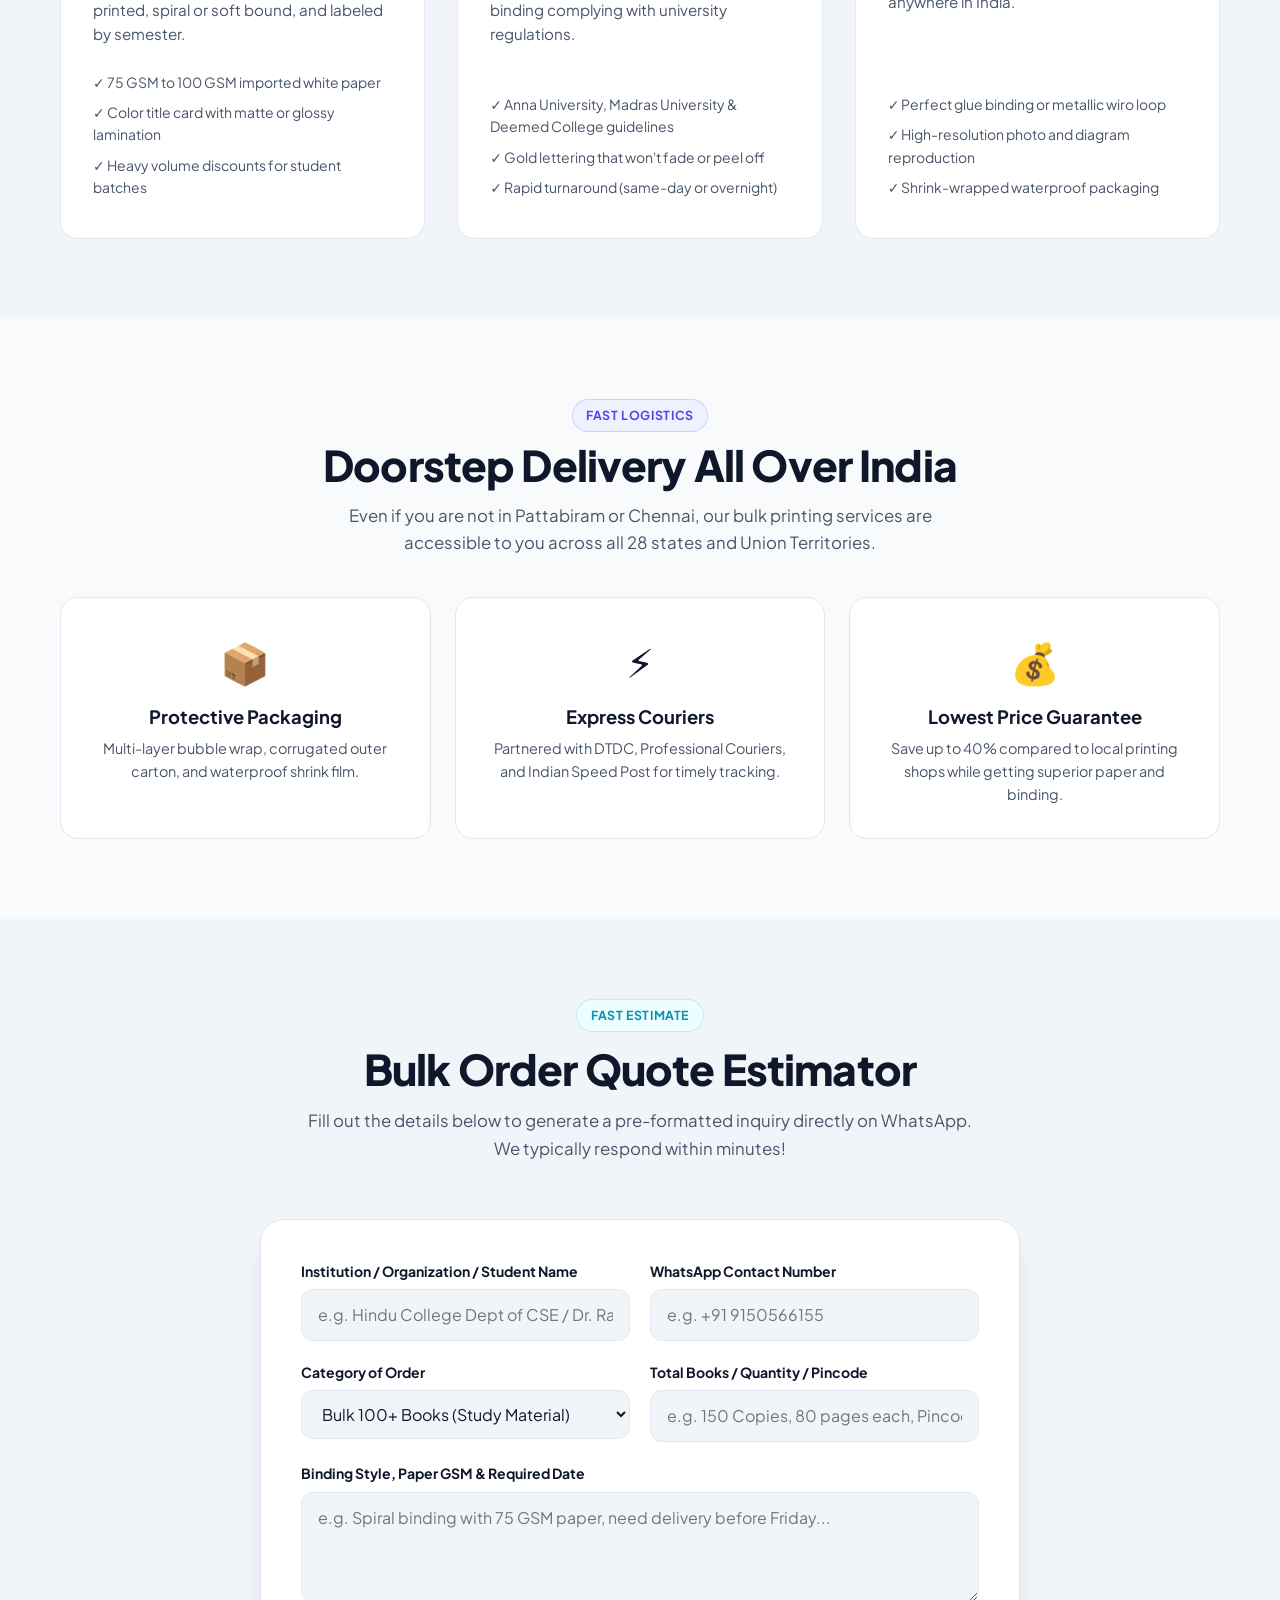
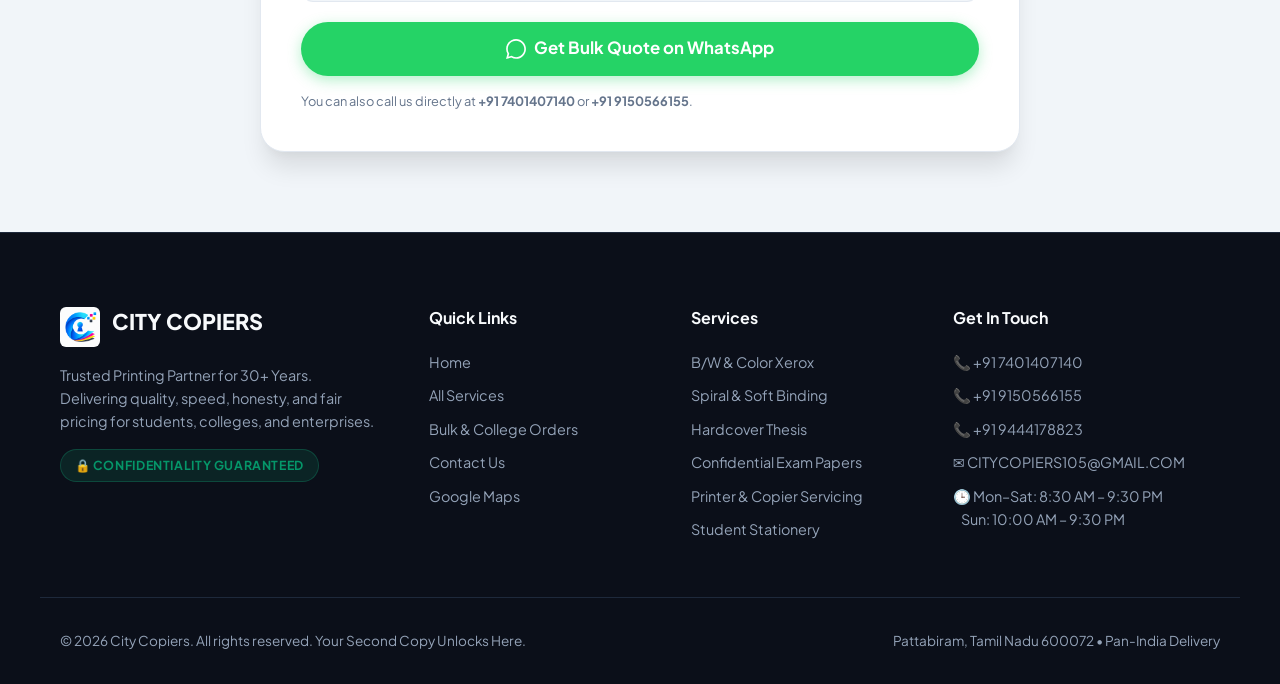
<file: bulk.html>
﻿<!DOCTYPE html>
<html lang="en">
<head>
  <meta charset="UTF-8">
  <meta name="viewport" content="width=device-width, initial-scale=1.0">
  <title>Bulk Orders & College Special – City Copiers | Confidentiality 🔒 & Pan-India Delivery</title>
  <meta name="description" content="City Copiers bulk printing: 100+ Books, College Question Papers with strict confidentiality, Thesis Golden Hardcover Binding, and Pan-India doorstep delivery.">
  
  <!-- Open Graph -->
  <meta property="og:title" content="Bulk & College Printing – City Copiers">
  <meta property="og:description" content="100+ Books, Question Paper Confidentiality, Golden Thesis Binding & Pan-India Delivery at lowest prices.">
  <meta property="og:type" content="website">
  <meta property="og:image" content="assets/images/logo.jpg">

  <!-- Google Font -->
  <link rel="preconnect" href="https://fonts.googleapis.com">
  <link rel="preconnect" href="https://fonts.gstatic.com" crossorigin>
  <link href="https://fonts.googleapis.com/css2?family=Plus+Jakarta+Sans:wght@400;500;600;700;800&display=swap" rel="stylesheet">

  <!-- Stylesheet -->
  <link rel="stylesheet" href="css/style.css">
  <link rel="icon" href="assets/images/logo.jpg" type="image/jpeg">
</head>
<body>

  <!-- Top Announcement Bar -->
  <div class="top-bar">
    <div class="container top-bar-inner">
      <div class="top-bar-badge">
        <span>⭐ 30+ Years of Excellence</span>
        <span style="opacity: 0.5;">|</span>
        <span>Opp. Hindu College Railway Station</span>
      </div>
      <div class="top-bar-info">
        <a href="tel:+917401407140" class="top-bar-link">
          <svg width="14" height="14" viewBox="0 0 24 24" fill="none" stroke="currentColor" stroke-width="2" stroke-linecap="round" stroke-linejoin="round"><path d="M22 16.92v3a2 2 0 0 1-2.18 2 19.79 19.79 0 0 1-8.63-3.07 19.5 19.5 0 0 1-6-6 19.79 19.79 0 0 1-3.07-8.67A2 2 0 0 1 4.11 2h3a2 2 0 0 1 2 1.72 12.84 12.84 0 0 0 .7 2.81 2 2 0 0 1-.45 2.11L8.09 9.91a16 16 0 0 0 6 6l1.27-1.27a2 2 0 0 1 2.11-.45 12.84 12.84 0 0 0 2.81.7A2 2 0 0 1 22 16.92z"></path></svg>
          +91 7401407140
        </a>
        <a href="https://wa.me/917401407140" target="_blank" class="top-bar-link" style="color:#4ADE80;">
          <svg width="14" height="14" viewBox="0 0 24 24" fill="currentColor"><path d="M.057 24l1.687-6.163c-1.041-1.804-1.588-3.849-1.587-5.946.003-6.556 5.338-11.891 11.893-11.891 3.181.001 6.167 1.24 8.413 3.488 2.245 2.248 3.481 5.236 3.48 8.414-.003 6.557-5.338 11.892-11.893 11.892-1.99-.001-3.951-.5-5.688-1.448l-6.305 1.654zm6.597-3.807c1.676.995 3.276 1.591 5.392 1.592 5.448 0 9.886-4.434 9.889-9.885.002-5.462-4.415-9.89-9.881-9.892-5.452 0-9.887 4.434-9.889 9.884-.001 2.225.651 3.891 1.746 5.634l-.999 3.648 3.742-.981z"/></svg>
          WhatsApp Us
        </a>
        <span class="top-bar-link" style="color:#94A3B8;">🚚 Pan-India Delivery Available</span>
      </div>
    </div>
  </div>

  <!-- Header -->
  <header class="site-header">
    <div class="container header-inner">
      <a href="index.html" class="brand-logo">
        <img src="assets/images/logo.jpg" alt="City Copiers Logo" class="brand-logo-img">
        <div class="brand-text">
          <span class="brand-name">CITY COPIERS</span>
          <span class="brand-tagline">Your Second Copy Unlocks Here</span>
        </div>
      </a>

      <nav class="nav-links">
        <a href="index.html" class="nav-link">Home</a>
        <a href="services.html" class="nav-link">Services</a>
        <a href="bulk.html" class="nav-link active">Bulk & College Orders</a>
        <a href="contact.html" class="nav-link">Contact & Visit</a>
      </nav>

      <div class="header-actions">
        <button type="button" class="theme-toggle-btn" aria-label="Toggle Theme" title="Toggle Light/Dark Theme">
          <svg xmlns="http://www.w3.org/2000/svg" width="20" height="20" viewBox="0 0 24 24" fill="none" stroke="currentColor" stroke-width="2" stroke-linecap="round" stroke-linejoin="round"><path d="M12 3a6 6 0 0 0 9 9 9 9 0 1 1-9-9Z"></path></svg>
        </button>
        <a href="tel:+917401407140" class="btn btn-primary btn-sm header-call-btn">Call Now</a>
        <button type="button" class="mobile-toggle" aria-label="Open Menu">
          <svg width="24" height="24" viewBox="0 0 24 24" fill="none" stroke="currentColor" stroke-width="2"><line x1="4" x2="20" y1="12" y2="12"></line><line x1="4" x2="20" y1="6" y2="6"></line><line x1="4" x2="20" y1="18" y2="18"></line></svg>
        </button>
      </div>
    </div>
  </header>

  <!-- Mobile Drawer -->
  <div class="drawer-overlay"></div>
  <aside class="mobile-nav-drawer">
    <div class="drawer-header">
      <div class="brand-logo">
        <img src="assets/images/logo.jpg" alt="City Copiers" style="width:36px; height:36px; border-radius:6px;">
        <span class="brand-name" style="font-size:1.15rem;">CITY COPIERS</span>
      </div>
      <button type="button" class="drawer-close" aria-label="Close Menu">
        <svg width="24" height="24" viewBox="0 0 24 24" fill="none" stroke="currentColor" stroke-width="2"><line x1="18" y1="6" x2="6" y2="18"></line><line x1="6" y1="6" x2="18" y2="18"></line></svg>
      </button>
    </div>
    <nav class="drawer-links">
      <a href="index.html" class="drawer-link">🏠 Home</a>
      <a href="services.html" class="drawer-link">🖨️ All Services</a>
      <a href="bulk.html" class="drawer-link">📦 Bulk & College Orders</a>
      <a href="contact.html" class="drawer-link">📍 Contact & Location</a>
    </nav>
    <div style="margin-top:auto; display:flex; flex-direction:column; gap:0.75rem;">
      <a href="tel:+917401407140" class="btn btn-primary" style="width:100%;">📞 Call +91 7401407140</a>
      <a href="https://wa.me/917401407140" target="_blank" class="btn btn-whatsapp" style="width:100%;">💬 WhatsApp Us</a>
    </div>
  </aside>

  <!-- Page Banner -->
  <section style="background: radial-gradient(circle at 50% 50%, rgba(79, 70, 229, 0.12) 0%, transparent 70%); padding: 4rem 0 3rem; text-align: center; border-bottom: 1px solid var(--border-subtle);">
    <div class="container">
      <div class="hero-badges-row" style="justify-content: center; margin-bottom: 1rem;">
        <span class="badge badge-lock">🔒 Keyhole Security Protocol</span>
        <span class="badge badge-cyan">🚚 Pan-India Doorstep Logistics</span>
      </div>
      <h1 class="hero-title" style="font-size: clamp(2rem, 4.5vw, 3.25rem);">
        Bulk Printing & College Specialization
      </h1>
      <p style="color:var(--text-secondary); max-width:680px; margin: 1rem auto 0; font-size:1.1rem; line-height:1.7;">
        “We can work on very big orders without compromising quality, at the lowest prices.” <br>
        Trusted by university professors, college exam departments, and corporate institutions for 30+ years.
      </p>
    </div>
  </section>

  <!-- Confidentiality Guarantee Card -->
  <section class="section" style="padding-top:3.5rem;">
    <div class="container">
      <div style="background:var(--bg-surface-card); border:2px solid var(--color-primary); border-radius:var(--radius-xl); padding:2.5rem; box-shadow:var(--shadow-xl); position:relative; overflow:hidden;">
        <div style="display:flex; flex-wrap:wrap; align-items:center; gap:2rem;">
          <div style="width:72px; height:72px; border-radius:var(--radius-lg); background:rgba(79, 70, 229, 0.12); color:var(--color-primary); display:flex; align-items:center; justify-content:center; font-size:2.25rem; flex-shrink:0;">
            🔒
          </div>
          <div style="flex:1; min-width:280px;">
            <span class="badge badge-lock" style="margin-bottom:0.5rem;">Confidentiality Charter</span>
            <h2 style="font-size:1.6rem; font-weight:800; margin-bottom:0.5rem;">
              Strict Confidentiality for College Books & Exam Question Papers
            </h2>
            <p style="color:var(--text-secondary); font-size:1rem; line-height:1.65;">
              As symbolized by the <strong>Keyhole in our logo</strong>, we treat sensitive academic documents with utmost security and integrity. When you entrust City Copiers with upcoming semester exam question papers, internal assessments, or confidential manuscripts:
            </p>
          </div>
        </div>

        <div style="display:grid; grid-template-columns:repeat(auto-fit, minmax(260px, 1fr)); gap:1.5rem; margin-top:2rem;">
          <div style="background:var(--bg-surface-muted); padding:1.5rem; border-radius:var(--radius-md); border:1px solid var(--border-subtle);">
            <h4 style="font-weight:700; color:var(--color-primary); margin-bottom:0.35rem;">🛡️ Air-Gapped Printing</h4>
            <p style="font-size:0.875rem; color:var(--text-secondary);">Direct output from dedicated machines with no cloud caching, unauthorized backups, or open internet exposure.</p>
          </div>

          <div style="background:var(--bg-surface-muted); padding:1.5rem; border-radius:var(--radius-md); border:1px solid var(--border-subtle);">
            <h4 style="font-weight:700; color:var(--color-primary); margin-bottom:0.35rem;">📦 Tamper-Sealed Delivery</h4>
            <p style="font-size:0.875rem; color:var(--text-secondary);">Packed in opaque security covers and sealed with tamper-evident tape for direct handover to authorized staff.</p>
          </div>

          <div style="background:var(--bg-surface-muted); padding:1.5rem; border-radius:var(--radius-md); border:1px solid var(--border-subtle);">
            <h4 style="font-weight:700; color:var(--color-primary); margin-bottom:0.35rem;">🗑️ Zero Data Retention</h4>
            <p style="font-size:0.875rem; color:var(--text-secondary);">Digital files and printer cache memory are permanently purged in front of the customer upon job verification.</p>
          </div>
        </div>
      </div>
    </div>
  </section>

  <!-- 100+ Books Bulk Processing -->
  <section class="section section-muted">
    <div class="container">
      <div class="section-header">
        <span class="badge badge-cyan">Industrial Scale</span>
        <h2 class="section-title">Large-Scale Runs: 100+ Books Without Compromise</h2>
        <p class="section-subtitle">
          Whether you need 100 copies or 2,000 copies, our high-volume digital press operates continuously with strict quality control.
        </p>
      </div>

      <div style="display:grid; grid-template-columns:repeat(auto-fit, minmax(300px, 1fr)); gap:2rem;">
        <div class="service-card">
          <div class="service-card-icon icon-bg-indigo">📚</div>
          <h3 class="service-card-title">College Study Kits & Question Banks</h3>
          <p class="service-card-desc">
            Standardized notes and previous years' question banks compiled, duplex-printed, spiral or soft bound, and labeled by semester.
          </p>
          <ul class="service-card-list">
            <li class="service-card-item">✓ 75 GSM to 100 GSM imported white paper</li>
            <li class="service-card-item">✓ Color title card with matte or glossy lamination</li>
            <li class="service-card-item">✓ Heavy volume discounts for student batches</li>
          </ul>
        </div>

        <div class="service-card">
          <div class="service-card-icon icon-bg-magenta">🎓</div>
          <h3 class="service-card-title">Final Year Project Reports & Thesis</h3>
          <p class="service-card-desc">
            Complete formatting, color page inserts, and deluxe Golden Embossed Hardcover binding complying with university regulations.
          </p>
          <ul class="service-card-list">
            <li class="service-card-item">✓ Anna University, Madras University & Deemed College guidelines</li>
            <li class="service-card-item">✓ Gold lettering that won't fade or peel off</li>
            <li class="service-card-item">✓ Rapid turnaround (same-day or overnight)</li>
          </ul>
        </div>

        <div class="service-card">
          <div class="service-card-icon icon-bg-cyan">🏢</div>
          <h3 class="service-card-title">Corporate Manuals & Booklets</h3>
          <p class="service-card-desc">
            Professional onboarding books, product catalogs, employee handbooks, and conference programs delivered anywhere in India.
          </p>
          <ul class="service-card-list">
            <li class="service-card-item">✓ Perfect glue binding or metallic wiro loop</li>
            <li class="service-card-item">✓ High-resolution photo and diagram reproduction</li>
            <li class="service-card-item">✓ Shrink-wrapped waterproof packaging</li>
          </ul>
        </div>
      </div>
    </div>
  </section>

  <!-- Pan-India Delivery Information -->
  <section class="section">
    <div class="container text-center">
      <span class="badge badge-indigo">Fast Logistics</span>
      <h2 class="section-title" style="margin-top:0.5rem;">Doorstep Delivery All Over India</h2>
      <p style="color:var(--text-secondary); max-width:650px; margin:0.75rem auto 2.5rem; font-size:1.05rem;">
        Even if you are not in Pattabiram or Chennai, our bulk printing services are accessible to you across all 28 states and Union Territories.
      </p>

      <div style="display:grid; grid-template-columns:repeat(auto-fit, minmax(240px, 1fr)); gap:1.5rem;">
        <div style="background:var(--bg-surface-card); border:1px solid var(--border-subtle); border-radius:var(--radius-lg); padding:2rem; text-align:center;">
          <div style="font-size:2.5rem; margin-bottom:0.5rem;">📦</div>
          <h4 style="font-size:1.15rem; font-weight:700; margin-bottom:0.35rem;">Protective Packaging</h4>
          <p style="font-size:0.9rem; color:var(--text-secondary);">Multi-layer bubble wrap, corrugated outer carton, and waterproof shrink film.</p>
        </div>

        <div style="background:var(--bg-surface-card); border:1px solid var(--border-subtle); border-radius:var(--radius-lg); padding:2rem; text-align:center;">
          <div style="font-size:2.5rem; margin-bottom:0.5rem;">⚡</div>
          <h4 style="font-size:1.15rem; font-weight:700; margin-bottom:0.35rem;">Express Couriers</h4>
          <p style="font-size:0.9rem; color:var(--text-secondary);">Partnered with DTDC, Professional Couriers, and Indian Speed Post for timely tracking.</p>
        </div>

        <div style="background:var(--bg-surface-card); border:1px solid var(--border-subtle); border-radius:var(--radius-lg); padding:2rem; text-align:center;">
          <div style="font-size:2.5rem; margin-bottom:0.5rem;">💰</div>
          <h4 style="font-size:1.15rem; font-weight:700; margin-bottom:0.35rem;">Lowest Price Guarantee</h4>
          <p style="font-size:0.9rem; color:var(--text-secondary);">Save up to 40% compared to local printing shops while getting superior paper and binding.</p>
        </div>
      </div>
    </div>
  </section>

  <!-- Interactive Bulk Quote Form -->
  <section class="section section-muted">
    <div class="container text-center">
      <div class="section-header">
        <span class="badge badge-cyan">Fast Estimate</span>
        <h2 class="section-title">Bulk Order Quote Estimator</h2>
        <p class="section-subtitle">
          Fill out the details below to generate a pre-formatted inquiry directly on WhatsApp. We typically respond within minutes!
        </p>
      </div>

      <div class="quote-box">
        <form class="js-quote-form form-grid">
          <div class="form-group">
            <label class="form-label">Institution / Organization / Student Name</label>
            <input type="text" name="name" class="form-input" placeholder="e.g. Hindu College Dept of CSE / Dr. Ramesh" required>
          </div>

          <div class="form-group">
            <label class="form-label">WhatsApp Contact Number</label>
            <input type="tel" name="phone" class="form-input" placeholder="e.g. +91 9150566155" required>
          </div>

          <div class="form-group">
            <label class="form-label">Category of Order</label>
            <select name="service" class="form-select">
              <option value="Bulk 100+ Books (Study Material)">Bulk 100+ Books (Study Material)</option>
              <option value="Confidential Exam Question Papers">Confidential Exam Question Papers 🔒</option>
              <option value="College Thesis / Project Hardcover Binding">College Thesis / Project Hardcover Binding</option>
              <option value="Corporate Booklets & Training Manuals">Corporate Booklets & Training Manuals</option>
              <option value="Brochures / Flyers / Offset Bulk">Brochures / Flyers / Offset Bulk</option>
            </select>
          </div>

          <div class="form-group">
            <label class="form-label">Total Books / Quantity / Pincode</label>
            <input type="text" name="quantity" class="form-input" placeholder="e.g. 150 Copies, 80 pages each, Pincode: 600072" required>
          </div>

          <div class="form-group full-width">
            <label class="form-label">Binding Style, Paper GSM & Required Date</label>
            <textarea name="message" class="form-textarea" placeholder="e.g. Spiral binding with 75 GSM paper, need delivery before Friday..."></textarea>
          </div>

          <div class="form-group full-width">
            <button type="submit" class="btn btn-whatsapp btn-lg" style="width:100%;">
              <svg width="20" height="20" viewBox="0 0 24 24" fill="currentColor"><path d="M.057 24l1.687-6.163c-1.041-1.804-1.588-3.849-1.587-5.946.003-6.556 5.338-11.891 11.893-11.891 3.181.001 6.167 1.24 8.413 3.488 2.245 2.248 3.481 5.236 3.48 8.414-.003 6.557-5.338 11.892-11.893 11.892-1.99-.001-3.951-.5-5.688-1.448l-6.305 1.654zm6.597-3.807c1.676.995 3.276 1.591 5.392 1.592 5.448 0 9.886-4.434 9.889-9.885.002-5.462-4.415-9.89-9.881-9.892-5.452 0-9.887 4.434-9.889 9.884-.001 2.225.651 3.891 1.746 5.634l-.999 3.648 3.742-.981z"/></svg>
              Get Bulk Quote on WhatsApp
            </button>
            <p style="font-size:0.8rem; color:var(--text-muted); margin-top:0.5rem;">
              You can also call us directly at <strong>+91 7401407140</strong> or <strong>+91 9150566155</strong>.
            </p>
          </div>
        </form>
      </div>
    </div>
  </section>

  <!-- Footer -->
  <footer class="site-footer">
    <div class="container footer-grid">
      <div>
        <div style="display:flex; align-items:center; gap:0.75rem; margin-bottom:1rem;">
          <img src="assets/images/logo.jpg" alt="City Copiers" style="width:40px; height:40px; border-radius:6px;">
          <span class="footer-brand-title">CITY COPIERS</span>
        </div>
        <p style="line-height:1.6; margin-bottom:1rem;">
          Trusted Printing Partner for 30+ Years. Delivering quality, speed, honesty, and fair pricing for students, colleges, and enterprises.
        </p>
        <span class="badge badge-lock">🔒 Confidentiality Guaranteed</span>
      </div>

      <div>
        <h4 class="footer-heading">Quick Links</h4>
        <div class="footer-links">
          <a href="index.html">Home</a>
          <a href="services.html">All Services</a>
          <a href="bulk.html">Bulk & College Orders</a>
          <a href="contact.html">Contact Us</a>
          <a href="https://maps.app.goo.gl/Zdq2oj2qCWk1zcdx9" target="_blank">Google Maps</a>
        </div>
      </div>

      <div>
        <h4 class="footer-heading">Services</h4>
        <div class="footer-links">
          <a href="services.html">B/W & Color Xerox</a>
          <a href="services.html">Spiral & Soft Binding</a>
          <a href="services.html">Hardcover Thesis</a>
          <a href="bulk.html">Confidential Exam Papers</a>
          <a href="services.html">Printer & Copier Servicing</a>
          <a href="services.html">Student Stationery</a>
        </div>
      </div>

      <div>
        <h4 class="footer-heading">Get In Touch</h4>
        <div class="footer-links">
          <p>📞 <a href="tel:+917401407140">+91 7401407140</a></p>
          <p>📞 <a href="tel:+919150566155">+91 9150566155</a></p>
          <p>📞 <a href="tel:+919444178823">+91 9444178823</a></p>
          <p>✉️ <a href="mailto:CITYCOPIERS105@GMAIL.COM">CITYCOPIERS105@GMAIL.COM</a></p>
          <p>🕒 Mon–Sat: 8:30 AM – 9:30 PM<br>&nbsp;&nbsp;&nbsp;&nbsp;Sun: 10:00 AM – 9:30 PM</p>
        </div>
      </div>
    </div>

    <div class="container footer-bottom">
      <p>© 2026 City Copiers. All rights reserved. Your Second Copy Unlocks Here.</p>
      <p>Pattabiram, Tamil Nadu 600072 • Pan-India Delivery</p>
    </div>
  </footer>

  <!-- Floating WhatsApp -->
  <a href="https://wa.me/917401407140?text=Hi%20City%20Copiers,%20I%20would%20like%20to%20inquire%20about%20Bulk/College%20orders" target="_blank" class="floating-whatsapp" aria-label="Chat on WhatsApp">
    <svg width="24" height="24" viewBox="0 0 24 24" fill="currentColor"><path d="M.057 24l1.687-6.163c-1.041-1.804-1.588-3.849-1.587-5.946.003-6.556 5.338-11.891 11.893-11.891 3.181.001 6.167 1.24 8.413 3.488 2.245 2.248 3.481 5.236 3.48 8.414-.003 6.557-5.338 11.892-11.893 11.892-1.99-.001-3.951-.5-5.688-1.448l-6.305 1.654zm6.597-3.807c1.676.995 3.276 1.591 5.392 1.592 5.448 0 9.886-4.434 9.889-9.885.002-5.462-4.415-9.89-9.881-9.892-5.452 0-9.887 4.434-9.889 9.884-.001 2.225.651 3.891 1.746 5.634l-.999 3.648 3.742-.981z"/></svg>
    <span>Chat with Us</span>
  </a>

  <script src="js/main.js"></script>
</body>
</html>
</file>
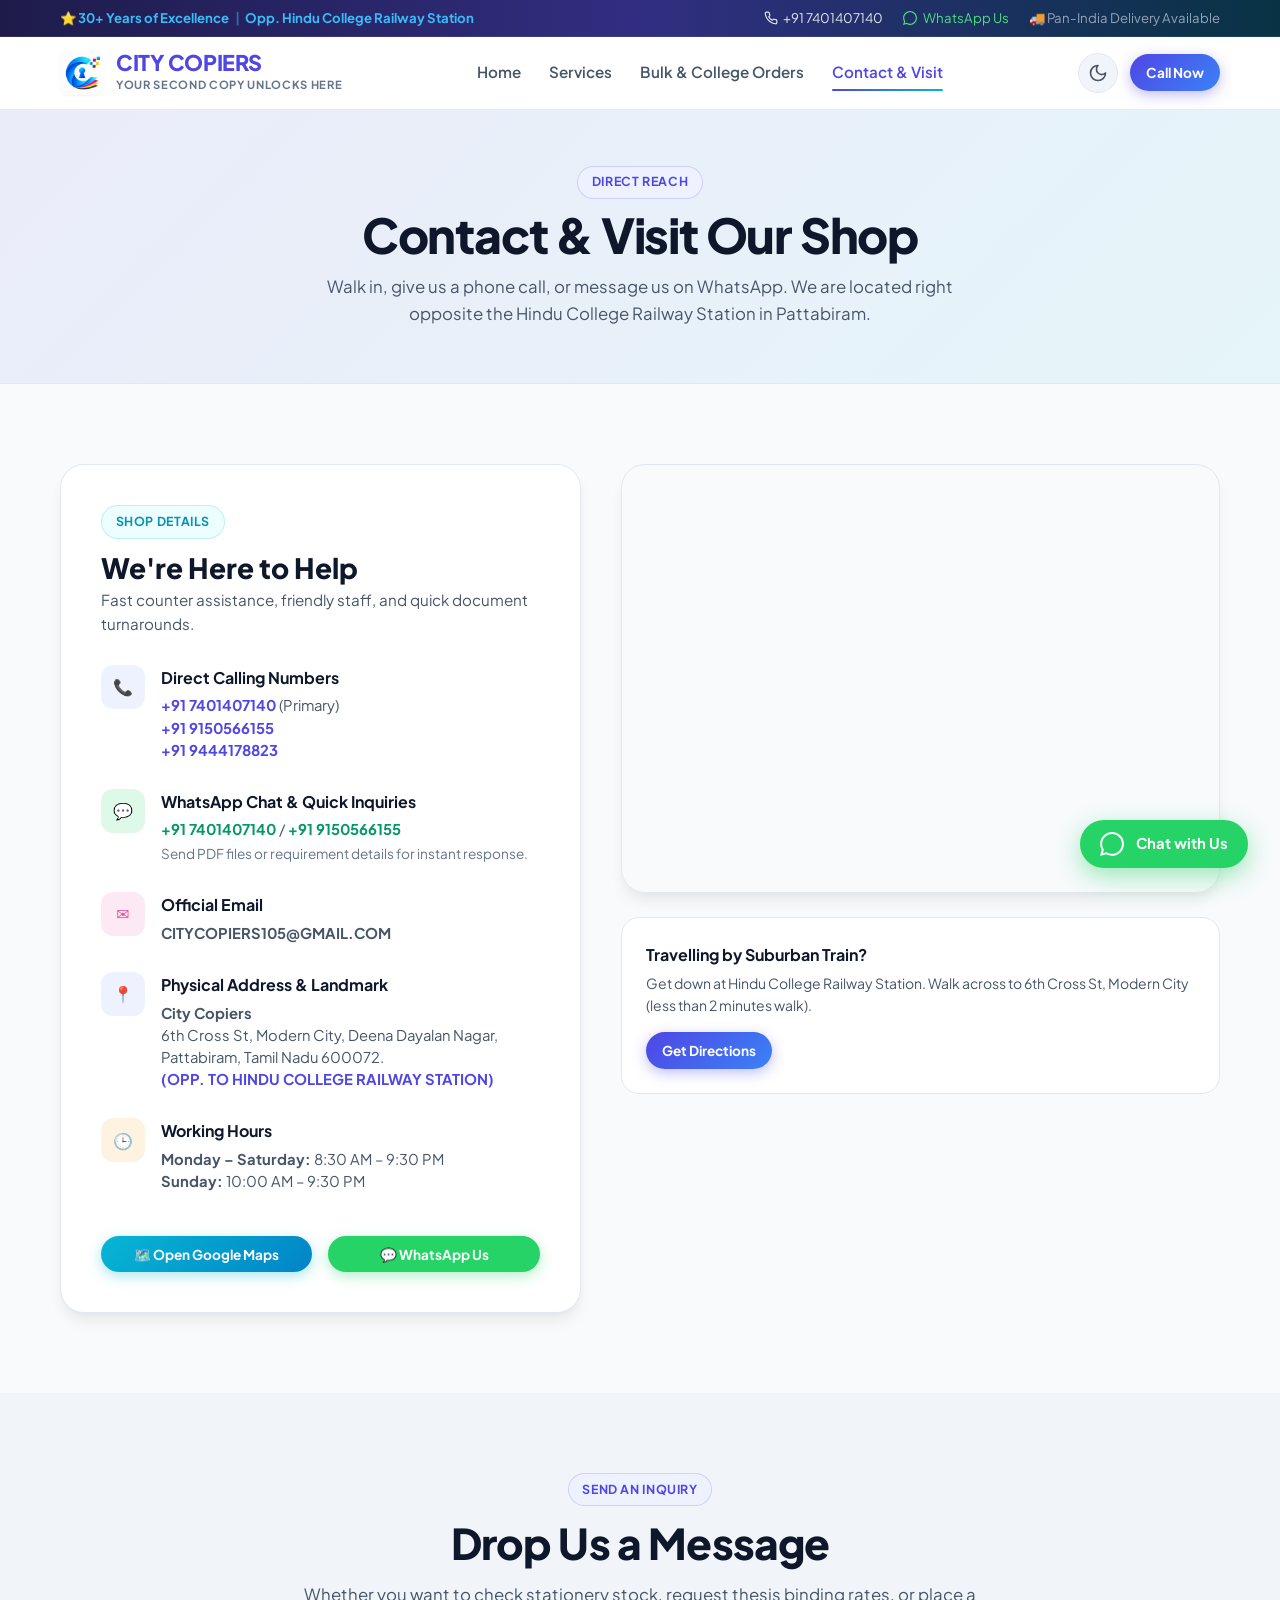
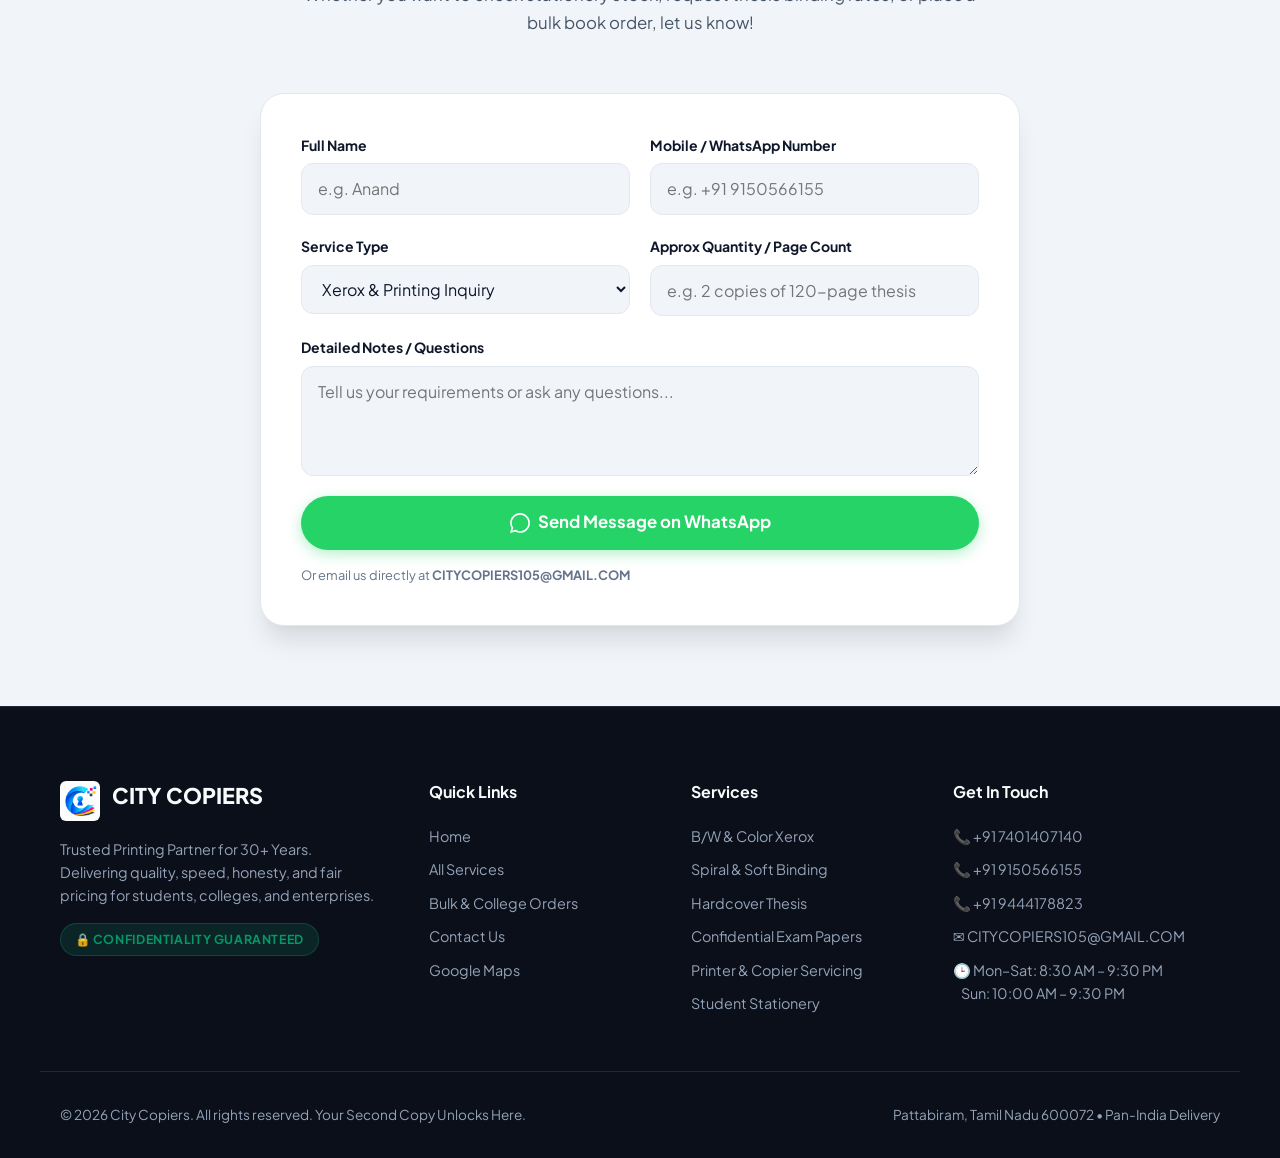
<file: contact.html>
﻿<!DOCTYPE html>
<html lang="en">
<head>
  <meta charset="UTF-8">
  <meta name="viewport" content="width=device-width, initial-scale=1.0">
  <title>Contact & Visit Us – City Copiers | Pattabiram, Chennai</title>
  <meta name="description" content="Visit City Copiers opposite Hindu College Railway Station, Pattabiram. Call +91 7401407140, WhatsApp +91 9150566155. Open Mon–Sat 8:30 AM – 9:30 PM, Sun 10 AM – 9:30 PM.">
  
  <!-- Open Graph -->
  <meta property="og:title" content="Contact & Visit Us – City Copiers">
  <meta property="og:description" content="Shop location, phone numbers, WhatsApp, working hours, and directions to City Copiers in Pattabiram.">
  <meta property="og:type" content="website">
  <meta property="og:image" content="assets/images/logo.jpg">

  <!-- Google Font -->
  <link rel="preconnect" href="https://fonts.googleapis.com">
  <link rel="preconnect" href="https://fonts.gstatic.com" crossorigin>
  <link href="https://fonts.googleapis.com/css2?family=Plus+Jakarta+Sans:wght@400;500;600;700;800&display=swap" rel="stylesheet">

  <!-- Stylesheet -->
  <link rel="stylesheet" href="css/style.css">
  <link rel="icon" href="assets/images/logo.jpg" type="image/jpeg">
</head>
<body>

  <!-- Top Announcement Bar -->
  <div class="top-bar">
    <div class="container top-bar-inner">
      <div class="top-bar-badge">
        <span>⭐ 30+ Years of Excellence</span>
        <span style="opacity: 0.5;">|</span>
        <span>Opp. Hindu College Railway Station</span>
      </div>
      <div class="top-bar-info">
        <a href="tel:+917401407140" class="top-bar-link">
          <svg width="14" height="14" viewBox="0 0 24 24" fill="none" stroke="currentColor" stroke-width="2" stroke-linecap="round" stroke-linejoin="round"><path d="M22 16.92v3a2 2 0 0 1-2.18 2 19.79 19.79 0 0 1-8.63-3.07 19.5 19.5 0 0 1-6-6 19.79 19.79 0 0 1-3.07-8.67A2 2 0 0 1 4.11 2h3a2 2 0 0 1 2 1.72 12.84 12.84 0 0 0 .7 2.81 2 2 0 0 1-.45 2.11L8.09 9.91a16 16 0 0 0 6 6l1.27-1.27a2 2 0 0 1 2.11-.45 12.84 12.84 0 0 0 2.81.7A2 2 0 0 1 22 16.92z"></path></svg>
          +91 7401407140
        </a>
        <a href="https://wa.me/917401407140" target="_blank" class="top-bar-link" style="color:#4ADE80;">
          <svg width="14" height="14" viewBox="0 0 24 24" fill="currentColor"><path d="M.057 24l1.687-6.163c-1.041-1.804-1.588-3.849-1.587-5.946.003-6.556 5.338-11.891 11.893-11.891 3.181.001 6.167 1.24 8.413 3.488 2.245 2.248 3.481 5.236 3.48 8.414-.003 6.557-5.338 11.892-11.893 11.892-1.99-.001-3.951-.5-5.688-1.448l-6.305 1.654zm6.597-3.807c1.676.995 3.276 1.591 5.392 1.592 5.448 0 9.886-4.434 9.889-9.885.002-5.462-4.415-9.89-9.881-9.892-5.452 0-9.887 4.434-9.889 9.884-.001 2.225.651 3.891 1.746 5.634l-.999 3.648 3.742-.981z"/></svg>
          WhatsApp Us
        </a>
        <span class="top-bar-link" style="color:#94A3B8;">🚚 Pan-India Delivery Available</span>
      </div>
    </div>
  </div>

  <!-- Header -->
  <header class="site-header">
    <div class="container header-inner">
      <a href="index.html" class="brand-logo">
        <img src="assets/images/logo.jpg" alt="City Copiers Logo" class="brand-logo-img">
        <div class="brand-text">
          <span class="brand-name">CITY COPIERS</span>
          <span class="brand-tagline">Your Second Copy Unlocks Here</span>
        </div>
      </a>

      <nav class="nav-links">
        <a href="index.html" class="nav-link">Home</a>
        <a href="services.html" class="nav-link">Services</a>
        <a href="bulk.html" class="nav-link">Bulk & College Orders</a>
        <a href="contact.html" class="nav-link active">Contact & Visit</a>
      </nav>

      <div class="header-actions">
        <button type="button" class="theme-toggle-btn" aria-label="Toggle Theme" title="Toggle Light/Dark Theme">
          <svg xmlns="http://www.w3.org/2000/svg" width="20" height="20" viewBox="0 0 24 24" fill="none" stroke="currentColor" stroke-width="2" stroke-linecap="round" stroke-linejoin="round"><path d="M12 3a6 6 0 0 0 9 9 9 9 0 1 1-9-9Z"></path></svg>
        </button>
        <a href="tel:+917401407140" class="btn btn-primary btn-sm header-call-btn">Call Now</a>
        <button type="button" class="mobile-toggle" aria-label="Open Menu">
          <svg width="24" height="24" viewBox="0 0 24 24" fill="none" stroke="currentColor" stroke-width="2"><line x1="4" x2="20" y1="12" y2="12"></line><line x1="4" x2="20" y1="6" y2="6"></line><line x1="4" x2="20" y1="18" y2="18"></line></svg>
        </button>
      </div>
    </div>
  </header>

  <!-- Mobile Drawer -->
  <div class="drawer-overlay"></div>
  <aside class="mobile-nav-drawer">
    <div class="drawer-header">
      <div class="brand-logo">
        <img src="assets/images/logo.jpg" alt="City Copiers" style="width:36px; height:36px; border-radius:6px;">
        <span class="brand-name" style="font-size:1.15rem;">CITY COPIERS</span>
      </div>
      <button type="button" class="drawer-close" aria-label="Close Menu">
        <svg width="24" height="24" viewBox="0 0 24 24" fill="none" stroke="currentColor" stroke-width="2"><line x1="18" y1="6" x2="6" y2="18"></line><line x1="6" y1="6" x2="18" y2="18"></line></svg>
      </button>
    </div>
    <nav class="drawer-links">
      <a href="index.html" class="drawer-link">🏠 Home</a>
      <a href="services.html" class="drawer-link">🖨️ All Services</a>
      <a href="bulk.html" class="drawer-link">📦 Bulk & College Orders</a>
      <a href="contact.html" class="drawer-link">📍 Contact & Location</a>
    </nav>
    <div style="margin-top:auto; display:flex; flex-direction:column; gap:0.75rem;">
      <a href="tel:+917401407140" class="btn btn-primary" style="width:100%;">📞 Call +91 7401407140</a>
      <a href="https://wa.me/917401407140" target="_blank" class="btn btn-whatsapp" style="width:100%;">💬 WhatsApp Us</a>
    </div>
  </aside>

  <!-- Page Banner -->
  <section style="background: linear-gradient(135deg, rgba(79, 70, 229, 0.08) 0%, rgba(6, 182, 212, 0.08) 100%); padding: 3.5rem 0; border-bottom: 1px solid var(--border-subtle); text-align:center;">
    <div class="container">
      <span class="badge badge-indigo">Direct Reach</span>
      <h1 class="hero-title" style="margin-top: 0.5rem; font-size: clamp(2rem, 4vw, 3rem);">
        Contact & Visit Our Shop
      </h1>
      <p style="color:var(--text-secondary); max-width:640px; margin: 0.75rem auto 0; font-size:1.05rem;">
        Walk in, give us a phone call, or message us on WhatsApp. We are located right opposite the Hindu College Railway Station in Pattabiram.
      </p>
    </div>
  </section>

  <!-- Contact Grid & Interactive Map Section -->
  <section class="section">
    <div class="container contact-grid">

      <!-- Contact Info Card -->
      <div class="contact-info-card">
        <div>
          <span class="badge badge-cyan" style="margin-bottom:0.75rem;">Shop Details</span>
          <h2 style="font-size:1.75rem; font-weight:800; line-height:1.2;">We're Here to Help</h2>
          <p style="color:var(--text-secondary); font-size:0.95rem; margin-top:0.25rem;">
            Fast counter assistance, friendly staff, and quick document turnarounds.
          </p>
        </div>

        <!-- Phone Numbers -->
        <div class="contact-item">
          <div class="contact-icon">📞</div>
          <div>
            <h4 class="contact-title">Direct Calling Numbers</h4>
            <div class="contact-detail">
              <a href="tel:+917401407140" style="color:var(--color-primary); font-weight:700;">+91 7401407140</a> (Primary)<br>
              <a href="tel:+919150566155" style="color:var(--color-primary); font-weight:700;">+91 9150566155</a><br>
              <a href="tel:+919444178823" style="color:var(--color-primary); font-weight:700;">+91 9444178823</a>
            </div>
          </div>
        </div>

        <!-- WhatsApp -->
        <div class="contact-item">
          <div class="contact-icon" style="background:rgba(37, 211, 102, 0.15); color:#10B981;">💬</div>
          <div>
            <h4 class="contact-title">WhatsApp Chat & Quick Inquiries</h4>
            <div class="contact-detail">
              <a href="https://wa.me/917401407140" target="_blank" style="color:#059669; font-weight:700;">+91 7401407140</a> / <a href="https://wa.me/919150566155" target="_blank" style="color:#059669; font-weight:700;">+91 9150566155</a>
              <p style="font-size:0.85rem; color:var(--text-muted); margin-top:0.2rem;">Send PDF files or requirement details for instant response.</p>
            </div>
          </div>
        </div>

        <!-- Email -->
        <div class="contact-item">
          <div class="contact-icon" style="background:rgba(236, 72, 153, 0.12); color:var(--cmyk-magenta);">✉️</div>
          <div>
            <h4 class="contact-title">Official Email</h4>
            <div class="contact-detail">
              <a href="mailto:CITYCOPIERS105@GMAIL.COM" style="font-weight:700;">CITYCOPIERS105@GMAIL.COM</a>
            </div>
          </div>
        </div>

        <!-- Address -->
        <div class="contact-item">
          <div class="contact-icon">📍</div>
          <div>
            <h4 class="contact-title">Physical Address & Landmark</h4>
            <div class="contact-detail">
              <strong>City Copiers</strong><br>
              6th Cross St, Modern City, Deena Dayalan Nagar,<br>
              Pattabiram, Tamil Nadu 600072.<br>
              <span style="color:var(--color-primary); font-weight:700;">(OPP. TO HINDU COLLEGE RAILWAY STATION)</span>
            </div>
          </div>
        </div>

        <!-- Operating Hours -->
        <div class="contact-item">
          <div class="contact-icon" style="background:rgba(245, 158, 11, 0.12); color:#D97706;">🕒</div>
          <div>
            <h4 class="contact-title">Working Hours</h4>
            <div class="contact-detail">
              <strong>Monday – Saturday:</strong> 8:30 AM – 9:30 PM<br>
              <strong>Sunday:</strong> 10:00 AM – 9:30 PM
            </div>
          </div>
        </div>

        <div style="margin-top:auto; padding-top:1rem; display:flex; gap:1rem; flex-wrap:wrap;">
          <a href="https://maps.app.goo.gl/Zdq2oj2qCWk1zcdx9" target="_blank" class="btn btn-secondary btn-sm" style="flex:1;">
            🗺️ Open Google Maps
          </a>
          <a href="https://wa.me/917401407140" target="_blank" class="btn btn-whatsapp btn-sm" style="flex:1;">
            💬 WhatsApp Us
          </a>
        </div>
      </div>

      <!-- Google Map & Directions -->
      <div style="display:flex; flex-direction:column; gap:1.5rem;">
        <div class="map-container">
          <!-- Google Maps Embed for Hindu College Railway Station / Pattabiram location -->
          <iframe 
            src="https://www.google.com/maps/embed?pb=!1m18!1m12!1m3!1d3885.3475143301037!2d80.0543663!3d13.1183626!2m3!1f0!2f0!3f0!3m2!1i1024!2i768!4f13.1!3m3!1m2!1s0x3a52899479b188c5%3A0x8bbda43aa71ec507!2sHindu%20College%20Railway%20Station!5e0!3m2!1sen!2sin!4v1710500000000!5m2!1sen!2sin" 
            allowfullscreen="" 
            loading="lazy" 
            referrerpolicy="no-referrer-when-downgrade"
            title="City Copiers Map Location">
          </iframe>
        </div>

        <!-- Quick Direction Card -->
        <div style="background:var(--bg-surface-card); border:1px solid var(--border-subtle); border-radius:var(--radius-lg); padding:1.5rem; display:flex; align-items:center; justify-content:space-between; gap:1rem; flex-wrap:wrap;">
          <div>
            <h4 style="font-weight:700; margin-bottom:0.25rem;">Travelling by Suburban Train?</h4>
            <p style="font-size:0.875rem; color:var(--text-secondary);">Get down at Hindu College Railway Station. Walk across to 6th Cross St, Modern City (less than 2 minutes walk).</p>
          </div>
          <a href="https://maps.app.goo.gl/Zdq2oj2qCWk1zcdx9" target="_blank" class="btn btn-primary btn-sm">
            Get Directions
          </a>
        </div>
      </div>

    </div>
  </section>

  <!-- Interactive Contact / Quote Form Section -->
  <section class="section section-muted">
    <div class="container text-center">
      <div class="section-header">
        <span class="badge badge-indigo">Send an Inquiry</span>
        <h2 class="section-title">Drop Us a Message</h2>
        <p class="section-subtitle">
          Whether you want to check stationery stock, request thesis binding rates, or place a bulk book order, let us know!
        </p>
      </div>

      <div class="quote-box">
        <form class="js-quote-form form-grid">
          <div class="form-group">
            <label class="form-label">Full Name</label>
            <input type="text" name="name" class="form-input" placeholder="e.g. Anand" required>
          </div>

          <div class="form-group">
            <label class="form-label">Mobile / WhatsApp Number</label>
            <input type="tel" name="phone" class="form-input" placeholder="e.g. +91 9150566155" required>
          </div>

          <div class="form-group">
            <label class="form-label">Service Type</label>
            <select name="service" class="form-select">
              <option value="Xerox & Printing Inquiry">Xerox & Printing Inquiry</option>
              <option value="Thesis / Project Binding">Thesis / Project Binding</option>
              <option value="Bulk Order (100+ Books)">Bulk Order (100+ Books)</option>
              <option value="Confidential College Exam Papers">Confidential College Exam Papers 🔒</option>
              <option value="Copier / Printer Repair & Servicing">Copier / Printer Repair & Servicing</option>
              <option value="Copier / Printer Sales Inquiry">Copier / Printer Sales Inquiry</option>
              <option value="Stationery Availability">Stationery Availability</option>
            </select>
          </div>

          <div class="form-group">
            <label class="form-label">Approx Quantity / Page Count</label>
            <input type="text" name="quantity" class="form-input" placeholder="e.g. 2 copies of 120-page thesis">
          </div>

          <div class="form-group full-width">
            <label class="form-label">Detailed Notes / Questions</label>
            <textarea name="message" class="form-textarea" placeholder="Tell us your requirements or ask any questions..."></textarea>
          </div>

          <div class="form-group full-width">
            <button type="submit" class="btn btn-whatsapp btn-lg" style="width:100%;">
              <svg width="20" height="20" viewBox="0 0 24 24" fill="currentColor"><path d="M.057 24l1.687-6.163c-1.041-1.804-1.588-3.849-1.587-5.946.003-6.556 5.338-11.891 11.893-11.891 3.181.001 6.167 1.24 8.413 3.488 2.245 2.248 3.481 5.236 3.48 8.414-.003 6.557-5.338 11.892-11.893 11.892-1.99-.001-3.951-.5-5.688-1.448l-6.305 1.654zm6.597-3.807c1.676.995 3.276 1.591 5.392 1.592 5.448 0 9.886-4.434 9.889-9.885.002-5.462-4.415-9.89-9.881-9.892-5.452 0-9.887 4.434-9.889 9.884-.001 2.225.651 3.891 1.746 5.634l-.999 3.648 3.742-.981z"/></svg>
              Send Message on WhatsApp
            </button>
            <p style="font-size:0.8rem; color:var(--text-muted); margin-top:0.5rem;">
              Or email us directly at <strong>CITYCOPIERS105@GMAIL.COM</strong>
            </p>
          </div>
        </form>
      </div>
    </div>
  </section>

  <!-- Footer -->
  <footer class="site-footer">
    <div class="container footer-grid">
      <div>
        <div style="display:flex; align-items:center; gap:0.75rem; margin-bottom:1rem;">
          <img src="assets/images/logo.jpg" alt="City Copiers" style="width:40px; height:40px; border-radius:6px;">
          <span class="footer-brand-title">CITY COPIERS</span>
        </div>
        <p style="line-height:1.6; margin-bottom:1rem;">
          Trusted Printing Partner for 30+ Years. Delivering quality, speed, honesty, and fair pricing for students, colleges, and enterprises.
        </p>
        <span class="badge badge-lock">🔒 Confidentiality Guaranteed</span>
      </div>

      <div>
        <h4 class="footer-heading">Quick Links</h4>
        <div class="footer-links">
          <a href="index.html">Home</a>
          <a href="services.html">All Services</a>
          <a href="bulk.html">Bulk & College Orders</a>
          <a href="contact.html">Contact Us</a>
          <a href="https://maps.app.goo.gl/Zdq2oj2qCWk1zcdx9" target="_blank">Google Maps</a>
        </div>
      </div>

      <div>
        <h4 class="footer-heading">Services</h4>
        <div class="footer-links">
          <a href="services.html">B/W & Color Xerox</a>
          <a href="services.html">Spiral & Soft Binding</a>
          <a href="services.html">Hardcover Thesis</a>
          <a href="bulk.html">Confidential Exam Papers</a>
          <a href="services.html">Printer & Copier Servicing</a>
          <a href="services.html">Student Stationery</a>
        </div>
      </div>

      <div>
        <h4 class="footer-heading">Get In Touch</h4>
        <div class="footer-links">
          <p>📞 <a href="tel:+917401407140">+91 7401407140</a></p>
          <p>📞 <a href="tel:+919150566155">+91 9150566155</a></p>
          <p>📞 <a href="tel:+919444178823">+91 9444178823</a></p>
          <p>✉️ <a href="mailto:CITYCOPIERS105@GMAIL.COM">CITYCOPIERS105@GMAIL.COM</a></p>
          <p>🕒 Mon–Sat: 8:30 AM – 9:30 PM<br>&nbsp;&nbsp;&nbsp;&nbsp;Sun: 10:00 AM – 9:30 PM</p>
        </div>
      </div>
    </div>

    <div class="container footer-bottom">
      <p>© 2026 City Copiers. All rights reserved. Your Second Copy Unlocks Here.</p>
      <p>Pattabiram, Tamil Nadu 600072 • Pan-India Delivery</p>
    </div>
  </footer>

  <!-- Floating WhatsApp -->
  <a href="https://wa.me/917401407140?text=Hi%20City%20Copiers,%20I%20would%20like%20to%20inquire%20about%20your%20services" target="_blank" class="floating-whatsapp" aria-label="Chat on WhatsApp">
    <svg width="24" height="24" viewBox="0 0 24 24" fill="currentColor"><path d="M.057 24l1.687-6.163c-1.041-1.804-1.588-3.849-1.587-5.946.003-6.556 5.338-11.891 11.893-11.891 3.181.001 6.167 1.24 8.413 3.488 2.245 2.248 3.481 5.236 3.48 8.414-.003 6.557-5.338 11.892-11.893 11.892-1.99-.001-3.951-.5-5.688-1.448l-6.305 1.654zm6.597-3.807c1.676.995 3.276 1.591 5.392 1.592 5.448 0 9.886-4.434 9.889-9.885.002-5.462-4.415-9.89-9.881-9.892-5.452 0-9.887 4.434-9.889 9.884-.001 2.225.651 3.891 1.746 5.634l-.999 3.648 3.742-.981z"/></svg>
    <span>Chat with Us</span>
  </a>

  <script src="js/main.js"></script>
</body>
</html>
</file>
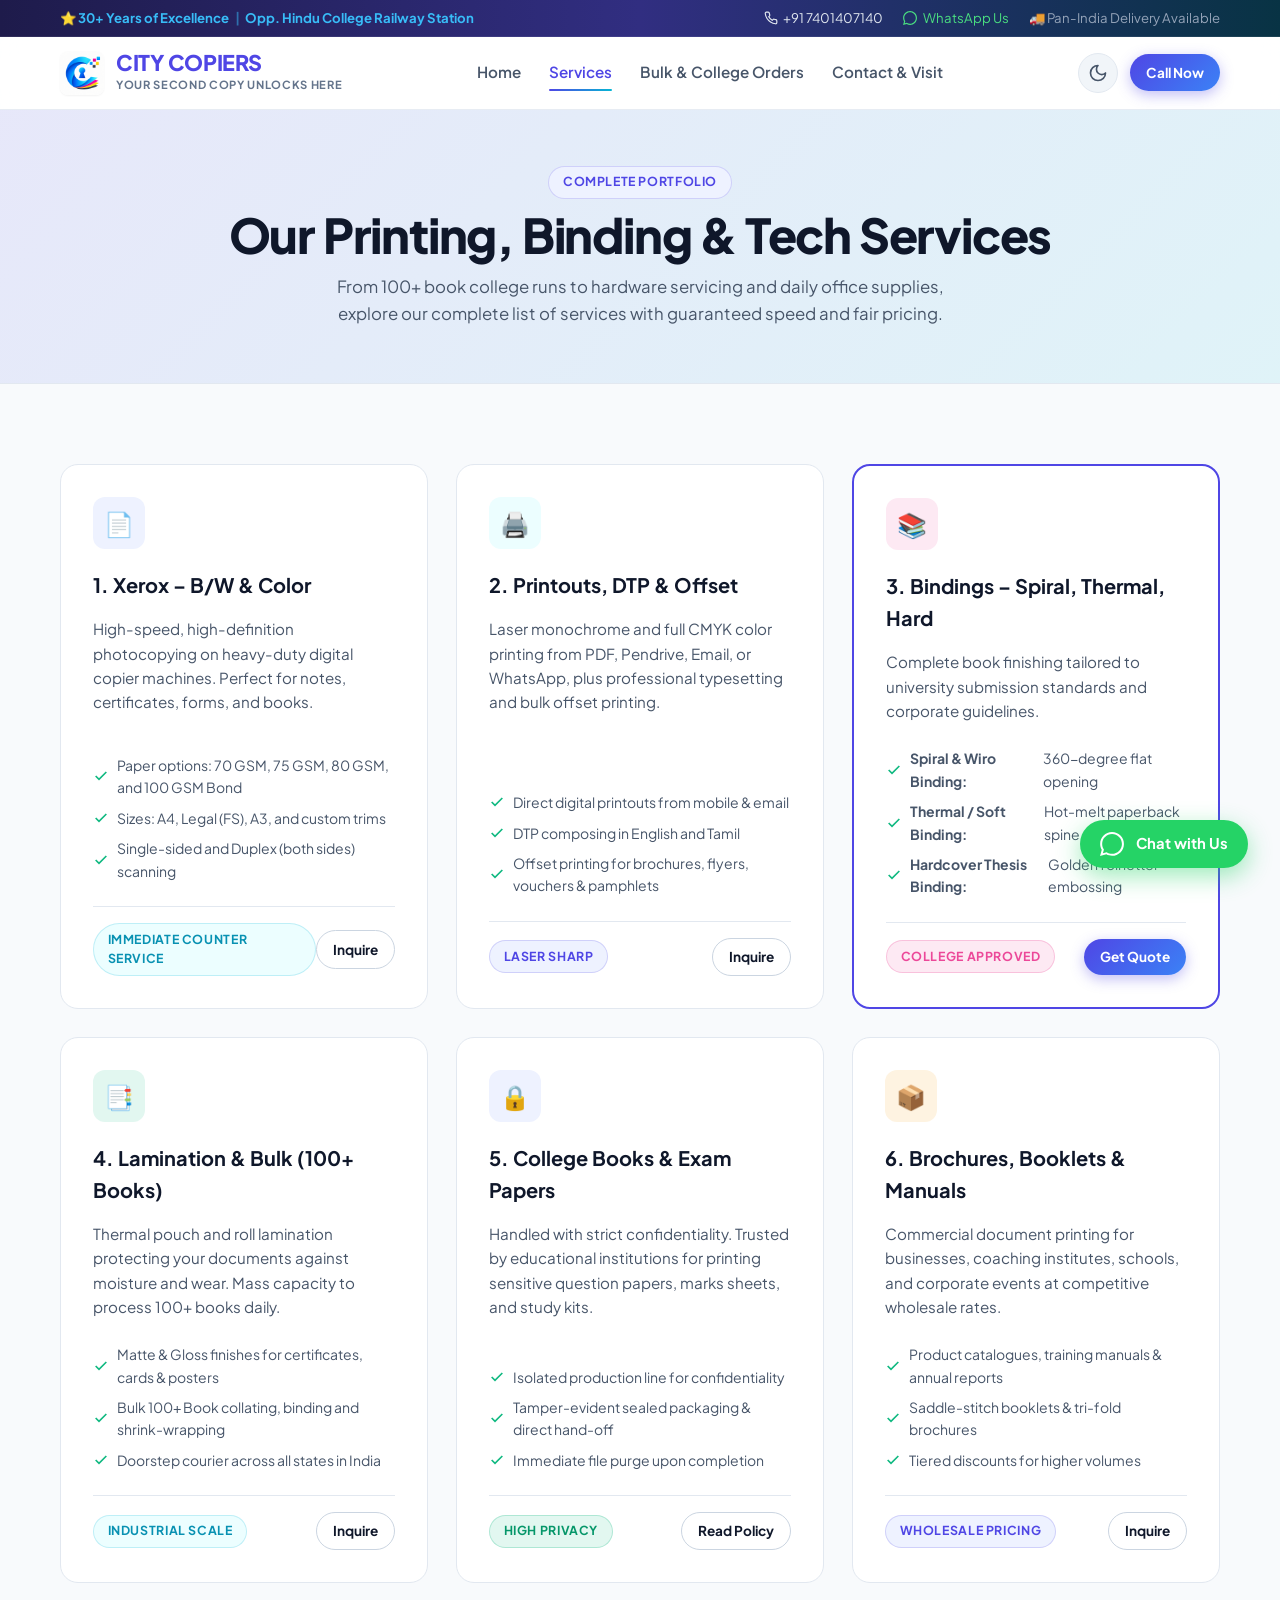
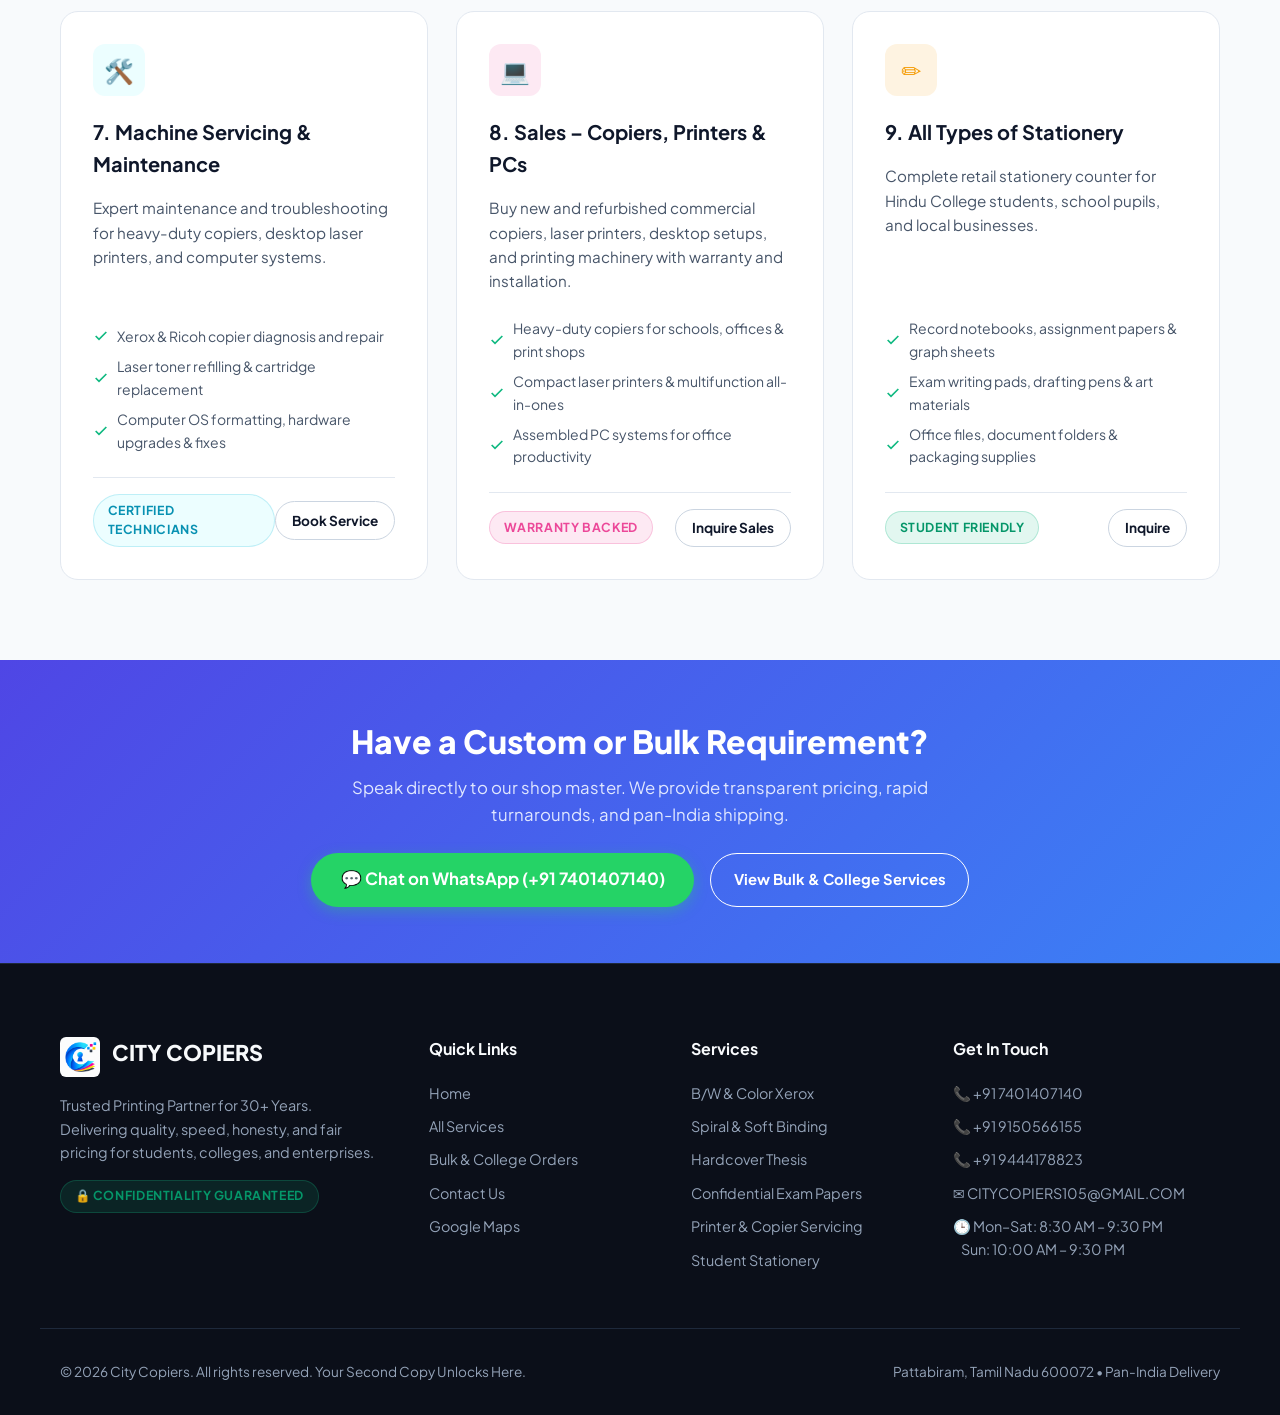
<file: services.html>
﻿<!DOCTYPE html>
<html lang="en">
<head>
  <meta charset="UTF-8">
  <meta name="viewport" content="width=device-width, initial-scale=1.0">
  <title>Services & Solutions – City Copiers | Xerox, Bindings, Servicing, Stationery</title>
  <meta name="description" content="Explore complete printing, copying, and binding services by City Copiers: B/W & Color Xerox, Thesis Hardcover Binding, DTP, Machine Servicing, and Stationery in Pattabiram.">
  
  <!-- Open Graph -->
  <meta property="og:title" content="Services & Solutions – City Copiers">
  <meta property="og:description" content="High quality Xerox, Thesis Hard Binding, DTP, Machine Sales & Servicing, Stationery. 30+ Years Trust.">
  <meta property="og:type" content="website">
  <meta property="og:image" content="assets/images/logo.jpg">

  <!-- Google Font -->
  <link rel="preconnect" href="https://fonts.googleapis.com">
  <link rel="preconnect" href="https://fonts.gstatic.com" crossorigin>
  <link href="https://fonts.googleapis.com/css2?family=Plus+Jakarta+Sans:wght@400;500;600;700;800&display=swap" rel="stylesheet">

  <!-- Stylesheet -->
  <link rel="stylesheet" href="css/style.css">
  <link rel="icon" href="assets/images/logo.jpg" type="image/jpeg">
</head>
<body>

  <!-- Top Announcement Bar -->
  <div class="top-bar">
    <div class="container top-bar-inner">
      <div class="top-bar-badge">
        <span>⭐ 30+ Years of Excellence</span>
        <span style="opacity: 0.5;">|</span>
        <span>Opp. Hindu College Railway Station</span>
      </div>
      <div class="top-bar-info">
        <a href="tel:+917401407140" class="top-bar-link">
          <svg width="14" height="14" viewBox="0 0 24 24" fill="none" stroke="currentColor" stroke-width="2" stroke-linecap="round" stroke-linejoin="round"><path d="M22 16.92v3a2 2 0 0 1-2.18 2 19.79 19.79 0 0 1-8.63-3.07 19.5 19.5 0 0 1-6-6 19.79 19.79 0 0 1-3.07-8.67A2 2 0 0 1 4.11 2h3a2 2 0 0 1 2 1.72 12.84 12.84 0 0 0 .7 2.81 2 2 0 0 1-.45 2.11L8.09 9.91a16 16 0 0 0 6 6l1.27-1.27a2 2 0 0 1 2.11-.45 12.84 12.84 0 0 0 2.81.7A2 2 0 0 1 22 16.92z"></path></svg>
          +91 7401407140
        </a>
        <a href="https://wa.me/917401407140" target="_blank" class="top-bar-link" style="color:#4ADE80;">
          <svg width="14" height="14" viewBox="0 0 24 24" fill="currentColor"><path d="M.057 24l1.687-6.163c-1.041-1.804-1.588-3.849-1.587-5.946.003-6.556 5.338-11.891 11.893-11.891 3.181.001 6.167 1.24 8.413 3.488 2.245 2.248 3.481 5.236 3.48 8.414-.003 6.557-5.338 11.892-11.893 11.892-1.99-.001-3.951-.5-5.688-1.448l-6.305 1.654zm6.597-3.807c1.676.995 3.276 1.591 5.392 1.592 5.448 0 9.886-4.434 9.889-9.885.002-5.462-4.415-9.89-9.881-9.892-5.452 0-9.887 4.434-9.889 9.884-.001 2.225.651 3.891 1.746 5.634l-.999 3.648 3.742-.981z"/></svg>
          WhatsApp Us
        </a>
        <span class="top-bar-link" style="color:#94A3B8;">🚚 Pan-India Delivery Available</span>
      </div>
    </div>
  </div>

  <!-- Header -->
  <header class="site-header">
    <div class="container header-inner">
      <a href="index.html" class="brand-logo">
        <img src="assets/images/logo.jpg" alt="City Copiers Logo" class="brand-logo-img">
        <div class="brand-text">
          <span class="brand-name">CITY COPIERS</span>
          <span class="brand-tagline">Your Second Copy Unlocks Here</span>
        </div>
      </a>

      <nav class="nav-links">
        <a href="index.html" class="nav-link">Home</a>
        <a href="services.html" class="nav-link active">Services</a>
        <a href="bulk.html" class="nav-link">Bulk & College Orders</a>
        <a href="contact.html" class="nav-link">Contact & Visit</a>
      </nav>

      <div class="header-actions">
        <button type="button" class="theme-toggle-btn" aria-label="Toggle Theme" title="Toggle Light/Dark Theme">
          <svg xmlns="http://www.w3.org/2000/svg" width="20" height="20" viewBox="0 0 24 24" fill="none" stroke="currentColor" stroke-width="2" stroke-linecap="round" stroke-linejoin="round"><path d="M12 3a6 6 0 0 0 9 9 9 9 0 1 1-9-9Z"></path></svg>
        </button>
        <a href="tel:+917401407140" class="btn btn-primary btn-sm header-call-btn">Call Now</a>
        <button type="button" class="mobile-toggle" aria-label="Open Menu">
          <svg width="24" height="24" viewBox="0 0 24 24" fill="none" stroke="currentColor" stroke-width="2"><line x1="4" x2="20" y1="12" y2="12"></line><line x1="4" x2="20" y1="6" y2="6"></line><line x1="4" x2="20" y1="18" y2="18"></line></svg>
        </button>
      </div>
    </div>
  </header>

  <!-- Mobile Drawer -->
  <div class="drawer-overlay"></div>
  <aside class="mobile-nav-drawer">
    <div class="drawer-header">
      <div class="brand-logo">
        <img src="assets/images/logo.jpg" alt="City Copiers" style="width:36px; height:36px; border-radius:6px;">
        <span class="brand-name" style="font-size:1.15rem;">CITY COPIERS</span>
      </div>
      <button type="button" class="drawer-close" aria-label="Close Menu">
        <svg width="24" height="24" viewBox="0 0 24 24" fill="none" stroke="currentColor" stroke-width="2"><line x1="18" y1="6" x2="6" y2="18"></line><line x1="6" y1="6" x2="18" y2="18"></line></svg>
      </button>
    </div>
    <nav class="drawer-links">
      <a href="index.html" class="drawer-link">🏠 Home</a>
      <a href="services.html" class="drawer-link">🖨️ All Services</a>
      <a href="bulk.html" class="drawer-link">📦 Bulk & College Orders</a>
      <a href="contact.html" class="drawer-link">📍 Contact & Location</a>
    </nav>
    <div style="margin-top:auto; display:flex; flex-direction:column; gap:0.75rem;">
      <a href="tel:+917401407140" class="btn btn-primary" style="width:100%;">📞 Call +91 7401407140</a>
      <a href="https://wa.me/917401407140" target="_blank" class="btn btn-whatsapp" style="width:100%;">💬 WhatsApp Us</a>
    </div>
  </aside>

  <!-- Page Banner -->
  <section style="background: linear-gradient(135deg, rgba(79, 70, 229, 0.1) 0%, rgba(6, 182, 212, 0.1) 100%); padding: 3.5rem 0; border-bottom: 1px solid var(--border-subtle);">
    <div class="container text-center">
      <span class="badge badge-indigo">Complete Portfolio</span>
      <h1 class="hero-title" style="margin-top: 0.5rem; font-size: clamp(2rem, 4vw, 3rem);">
        Our Printing, Binding & Tech Services
      </h1>
      <p style="color:var(--text-secondary); max-width:640px; margin: 0.75rem auto 0; font-size:1.05rem;">
        From 100+ book college runs to hardware servicing and daily office supplies, explore our complete list of services with guaranteed speed and fair pricing.
      </p>
    </div>
  </section>

  <!-- Services Detailed Section -->
  <section class="section">
    <div class="container">
      <div class="services-grid">

        <!-- 1. Xerox B/W & Color -->
        <div class="service-card">
          <div class="service-card-icon icon-bg-indigo">📄</div>
          <h3 class="service-card-title">1. Xerox – B/W & Color</h3>
          <p class="service-card-desc">
            High-speed, high-definition photocopying on heavy-duty digital copier machines. Perfect for notes, certificates, forms, and books.
          </p>
          <ul class="service-card-list">
            <li class="service-card-item">
              <svg width="16" height="16" viewBox="0 0 24 24" fill="none" stroke="#10B981" stroke-width="2.5"><path d="M20 6L9 17l-5-5"></path></svg>
              Paper options: 70 GSM, 75 GSM, 80 GSM, and 100 GSM Bond
            </li>
            <li class="service-card-item">
              <svg width="16" height="16" viewBox="0 0 24 24" fill="none" stroke="#10B981" stroke-width="2.5"><path d="M20 6L9 17l-5-5"></path></svg>
              Sizes: A4, Legal (FS), A3, and custom trims
            </li>
            <li class="service-card-item">
              <svg width="16" height="16" viewBox="0 0 24 24" fill="none" stroke="#10B981" stroke-width="2.5"><path d="M20 6L9 17l-5-5"></path></svg>
              Single-sided and Duplex (both sides) scanning
            </li>
          </ul>
          <div class="service-card-action">
            <span class="badge badge-cyan">Immediate Counter Service</span>
            <button onclick="openWhatsAppInquiry('Xerox Black and White / Color')" class="btn btn-outline btn-sm">Inquire</button>
          </div>
        </div>

        <!-- 2. Printouts, DTP & Offset -->
        <div class="service-card">
          <div class="service-card-icon icon-bg-cyan">🖨️</div>
          <h3 class="service-card-title">2. Printouts, DTP & Offset</h3>
          <p class="service-card-desc">
            Laser monochrome and full CMYK color printing from PDF, Pendrive, Email, or WhatsApp, plus professional typesetting and bulk offset printing.
          </p>
          <ul class="service-card-list">
            <li class="service-card-item">
              <svg width="16" height="16" viewBox="0 0 24 24" fill="none" stroke="#10B981" stroke-width="2.5"><path d="M20 6L9 17l-5-5"></path></svg>
              Direct digital printouts from mobile & email
            </li>
            <li class="service-card-item">
              <svg width="16" height="16" viewBox="0 0 24 24" fill="none" stroke="#10B981" stroke-width="2.5"><path d="M20 6L9 17l-5-5"></path></svg>
              DTP composing in English and Tamil
            </li>
            <li class="service-card-item">
              <svg width="16" height="16" viewBox="0 0 24 24" fill="none" stroke="#10B981" stroke-width="2.5"><path d="M20 6L9 17l-5-5"></path></svg>
              Offset printing for brochures, flyers, vouchers & pamphlets
            </li>
          </ul>
          <div class="service-card-action">
            <span class="badge badge-indigo">Laser Sharp</span>
            <button onclick="openWhatsAppInquiry('Laser Printouts & DTP')" class="btn btn-outline btn-sm">Inquire</button>
          </div>
        </div>

        <!-- 3. Bindings -->
        <div class="service-card" style="border: 2px solid var(--color-primary);">
          <div class="service-card-icon icon-bg-magenta">📚</div>
          <h3 class="service-card-title">3. Bindings – Spiral, Thermal, Hard</h3>
          <p class="service-card-desc">
            Complete book finishing tailored to university submission standards and corporate guidelines.
          </p>
          <ul class="service-card-list">
            <li class="service-card-item">
              <svg width="16" height="16" viewBox="0 0 24 24" fill="none" stroke="#10B981" stroke-width="2.5"><path d="M20 6L9 17l-5-5"></path></svg>
              <strong>Spiral & Wiro Binding:</strong> 360-degree flat opening
            </li>
            <li class="service-card-item">
              <svg width="16" height="16" viewBox="0 0 24 24" fill="none" stroke="#10B981" stroke-width="2.5"><path d="M20 6L9 17l-5-5"></path></svg>
              <strong>Thermal / Soft Binding:</strong> Hot-melt paperback spine
            </li>
            <li class="service-card-item">
              <svg width="16" height="16" viewBox="0 0 24 24" fill="none" stroke="#10B981" stroke-width="2.5"><path d="M20 6L9 17l-5-5"></path></svg>
              <strong>Hardcover Thesis Binding:</strong> Golden foil letter embossing
            </li>
          </ul>
          <div class="service-card-action">
            <span class="badge badge-magenta">College Approved</span>
            <button onclick="openWhatsAppInquiry('Binding Services')" class="btn btn-primary btn-sm">Get Quote</button>
          </div>
        </div>

        <!-- 4. Lamination & Bulk 100+ Books -->
        <div class="service-card">
          <div class="service-card-icon icon-bg-green">📑</div>
          <h3 class="service-card-title">4. Lamination & Bulk (100+ Books)</h3>
          <p class="service-card-desc">
            Thermal pouch and roll lamination protecting your documents against moisture and wear. Mass capacity to process 100+ books daily.
          </p>
          <ul class="service-card-list">
            <li class="service-card-item">
              <svg width="16" height="16" viewBox="0 0 24 24" fill="none" stroke="#10B981" stroke-width="2.5"><path d="M20 6L9 17l-5-5"></path></svg>
              Matte & Gloss finishes for certificates, cards & posters
            </li>
            <li class="service-card-item">
              <svg width="16" height="16" viewBox="0 0 24 24" fill="none" stroke="#10B981" stroke-width="2.5"><path d="M20 6L9 17l-5-5"></path></svg>
              Bulk 100+ Book collating, binding and shrink-wrapping
            </li>
            <li class="service-card-item">
              <svg width="16" height="16" viewBox="0 0 24 24" fill="none" stroke="#10B981" stroke-width="2.5"><path d="M20 6L9 17l-5-5"></path></svg>
              Doorstep courier across all states in India
            </li>
          </ul>
          <div class="service-card-action">
            <span class="badge badge-cyan">Industrial Scale</span>
            <button onclick="openWhatsAppInquiry('Bulk 100+ Books & Lamination')" class="btn btn-outline btn-sm">Inquire</button>
          </div>
        </div>

        <!-- 5. College Confidential Orders -->
        <div class="service-card">
          <div class="service-card-icon icon-bg-indigo">🔒</div>
          <h3 class="service-card-title">5. College Books & Exam Papers</h3>
          <p class="service-card-desc">
            Handled with strict confidentiality. Trusted by educational institutions for printing sensitive question papers, marks sheets, and study kits.
          </p>
          <ul class="service-card-list">
            <li class="service-card-item">
              <svg width="16" height="16" viewBox="0 0 24 24" fill="none" stroke="#10B981" stroke-width="2.5"><path d="M20 6L9 17l-5-5"></path></svg>
              Isolated production line for confidentiality
            </li>
            <li class="service-card-item">
              <svg width="16" height="16" viewBox="0 0 24 24" fill="none" stroke="#10B981" stroke-width="2.5"><path d="M20 6L9 17l-5-5"></path></svg>
              Tamper-evident sealed packaging & direct hand-off
            </li>
            <li class="service-card-item">
              <svg width="16" height="16" viewBox="0 0 24 24" fill="none" stroke="#10B981" stroke-width="2.5"><path d="M20 6L9 17l-5-5"></path></svg>
              Immediate file purge upon completion
            </li>
          </ul>
          <div class="service-card-action">
            <span class="badge badge-lock">High Privacy</span>
            <a href="bulk.html" class="btn btn-outline btn-sm">Read Policy</a>
          </div>
        </div>

        <!-- 6. Bulk Services - Corporate -->
        <div class="service-card">
          <div class="service-card-icon icon-bg-yellow">📦</div>
          <h3 class="service-card-title">6. Brochures, Booklets & Manuals</h3>
          <p class="service-card-desc">
            Commercial document printing for businesses, coaching institutes, schools, and corporate events at competitive wholesale rates.
          </p>
          <ul class="service-card-list">
            <li class="service-card-item">
              <svg width="16" height="16" viewBox="0 0 24 24" fill="none" stroke="#10B981" stroke-width="2.5"><path d="M20 6L9 17l-5-5"></path></svg>
              Product catalogues, training manuals & annual reports
            </li>
            <li class="service-card-item">
              <svg width="16" height="16" viewBox="0 0 24 24" fill="none" stroke="#10B981" stroke-width="2.5"><path d="M20 6L9 17l-5-5"></path></svg>
              Saddle-stitch booklets & tri-fold brochures
            </li>
            <li class="service-card-item">
              <svg width="16" height="16" viewBox="0 0 24 24" fill="none" stroke="#10B981" stroke-width="2.5"><path d="M20 6L9 17l-5-5"></path></svg>
              Tiered discounts for higher volumes
            </li>
          </ul>
          <div class="service-card-action">
            <span class="badge badge-indigo">Wholesale Pricing</span>
            <button onclick="openWhatsAppInquiry('Bulk Corporate Booklets')" class="btn btn-outline btn-sm">Inquire</button>
          </div>
        </div>

        <!-- 7. Servicing -->
        <div class="service-card">
          <div class="service-card-icon icon-bg-cyan">🛠️</div>
          <h3 class="service-card-title">7. Machine Servicing & Maintenance</h3>
          <p class="service-card-desc">
            Expert maintenance and troubleshooting for heavy-duty copiers, desktop laser printers, and computer systems.
          </p>
          <ul class="service-card-list">
            <li class="service-card-item">
              <svg width="16" height="16" viewBox="0 0 24 24" fill="none" stroke="#10B981" stroke-width="2.5"><path d="M20 6L9 17l-5-5"></path></svg>
              Xerox & Ricoh copier diagnosis and repair
            </li>
            <li class="service-card-item">
              <svg width="16" height="16" viewBox="0 0 24 24" fill="none" stroke="#10B981" stroke-width="2.5"><path d="M20 6L9 17l-5-5"></path></svg>
              Laser toner refilling & cartridge replacement
            </li>
            <li class="service-card-item">
              <svg width="16" height="16" viewBox="0 0 24 24" fill="none" stroke="#10B981" stroke-width="2.5"><path d="M20 6L9 17l-5-5"></path></svg>
              Computer OS formatting, hardware upgrades & fixes
            </li>
          </ul>
          <div class="service-card-action">
            <span class="badge badge-cyan">Certified Technicians</span>
            <button onclick="openWhatsAppInquiry('Machine Servicing Request')" class="btn btn-outline btn-sm">Book Service</button>
          </div>
        </div>

        <!-- 8. Sales -->
        <div class="service-card">
          <div class="service-card-icon icon-bg-magenta">💻</div>
          <h3 class="service-card-title">8. Sales – Copiers, Printers & PCs</h3>
          <p class="service-card-desc">
            Buy new and refurbished commercial copiers, laser printers, desktop setups, and printing machinery with warranty and installation.
          </p>
          <ul class="service-card-list">
            <li class="service-card-item">
              <svg width="16" height="16" viewBox="0 0 24 24" fill="none" stroke="#10B981" stroke-width="2.5"><path d="M20 6L9 17l-5-5"></path></svg>
              Heavy-duty copiers for schools, offices & print shops
            </li>
            <li class="service-card-item">
              <svg width="16" height="16" viewBox="0 0 24 24" fill="none" stroke="#10B981" stroke-width="2.5"><path d="M20 6L9 17l-5-5"></path></svg>
              Compact laser printers & multifunction all-in-ones
            </li>
            <li class="service-card-item">
              <svg width="16" height="16" viewBox="0 0 24 24" fill="none" stroke="#10B981" stroke-width="2.5"><path d="M20 6L9 17l-5-5"></path></svg>
              Assembled PC systems for office productivity
            </li>
          </ul>
          <div class="service-card-action">
            <span class="badge badge-magenta">Warranty Backed</span>
            <button onclick="openWhatsAppInquiry('Equipment & Printer Sales')" class="btn btn-outline btn-sm">Inquire Sales</button>
          </div>
        </div>

        <!-- 9. Stationery -->
        <div class="service-card">
          <div class="service-card-icon icon-bg-yellow">✏️</div>
          <h3 class="service-card-title">9. All Types of Stationery</h3>
          <p class="service-card-desc">
            Complete retail stationery counter for Hindu College students, school pupils, and local businesses.
          </p>
          <ul class="service-card-list">
            <li class="service-card-item">
              <svg width="16" height="16" viewBox="0 0 24 24" fill="none" stroke="#10B981" stroke-width="2.5"><path d="M20 6L9 17l-5-5"></path></svg>
              Record notebooks, assignment papers & graph sheets
            </li>
            <li class="service-card-item">
              <svg width="16" height="16" viewBox="0 0 24 24" fill="none" stroke="#10B981" stroke-width="2.5"><path d="M20 6L9 17l-5-5"></path></svg>
              Exam writing pads, drafting pens & art materials
            </li>
            <li class="service-card-item">
              <svg width="16" height="16" viewBox="0 0 24 24" fill="none" stroke="#10B981" stroke-width="2.5"><path d="M20 6L9 17l-5-5"></path></svg>
              Office files, document folders & packaging supplies
            </li>
          </ul>
          <div class="service-card-action">
            <span class="badge badge-lock">Student Friendly</span>
            <button onclick="openWhatsAppInquiry('Stationery Availability')" class="btn btn-outline btn-sm">Inquire</button>
          </div>
        </div>

      </div>
    </div>
  </section>

  <!-- CTA Strip -->
  <div style="background: linear-gradient(135deg, var(--color-primary) 0%, #3B82F6 100%); color:white; padding:3.5rem 0; text-align:center;">
    <div class="container">
      <h2 style="font-size: 2rem; font-weight: 800; margin-bottom: 0.5rem;">Have a Custom or Bulk Requirement?</h2>
      <p style="max-width: 600px; margin: 0 auto 1.5rem; color: #E0E7FF; font-size: 1.05rem;">
        Speak directly to our shop master. We provide transparent pricing, rapid turnarounds, and pan-India shipping.
      </p>
      <div style="display:flex; justify-content:center; gap:1rem; flex-wrap:wrap;">
        <a href="https://wa.me/917401407140" target="_blank" class="btn btn-whatsapp btn-lg">
          💬 Chat on WhatsApp (+91 7401407140)
        </a>
        <a href="bulk.html" class="btn btn-outline" style="color:white; border-color:white; background:transparent;">
          View Bulk & College Services
        </a>
      </div>
    </div>
  </div>

  <!-- Footer -->
  <footer class="site-footer">
    <div class="container footer-grid">
      <div>
        <div style="display:flex; align-items:center; gap:0.75rem; margin-bottom:1rem;">
          <img src="assets/images/logo.jpg" alt="City Copiers" style="width:40px; height:40px; border-radius:6px;">
          <span class="footer-brand-title">CITY COPIERS</span>
        </div>
        <p style="line-height:1.6; margin-bottom:1rem;">
          Trusted Printing Partner for 30+ Years. Delivering quality, speed, honesty, and fair pricing for students, colleges, and enterprises.
        </p>
        <span class="badge badge-lock">🔒 Confidentiality Guaranteed</span>
      </div>

      <div>
        <h4 class="footer-heading">Quick Links</h4>
        <div class="footer-links">
          <a href="index.html">Home</a>
          <a href="services.html">All Services</a>
          <a href="bulk.html">Bulk & College Orders</a>
          <a href="contact.html">Contact Us</a>
          <a href="https://maps.app.goo.gl/Zdq2oj2qCWk1zcdx9" target="_blank">Google Maps</a>
        </div>
      </div>

      <div>
        <h4 class="footer-heading">Services</h4>
        <div class="footer-links">
          <a href="services.html">B/W & Color Xerox</a>
          <a href="services.html">Spiral & Soft Binding</a>
          <a href="services.html">Hardcover Thesis</a>
          <a href="bulk.html">Confidential Exam Papers</a>
          <a href="services.html">Printer & Copier Servicing</a>
          <a href="services.html">Student Stationery</a>
        </div>
      </div>

      <div>
        <h4 class="footer-heading">Get In Touch</h4>
        <div class="footer-links">
          <p>📞 <a href="tel:+917401407140">+91 7401407140</a></p>
          <p>📞 <a href="tel:+919150566155">+91 9150566155</a></p>
          <p>📞 <a href="tel:+919444178823">+91 9444178823</a></p>
          <p>✉️ <a href="mailto:CITYCOPIERS105@GMAIL.COM">CITYCOPIERS105@GMAIL.COM</a></p>
          <p>🕒 Mon–Sat: 8:30 AM – 9:30 PM<br>&nbsp;&nbsp;&nbsp;&nbsp;Sun: 10:00 AM – 9:30 PM</p>
        </div>
      </div>
    </div>

    <div class="container footer-bottom">
      <p>© 2026 City Copiers. All rights reserved. Your Second Copy Unlocks Here.</p>
      <p>Pattabiram, Tamil Nadu 600072 • Pan-India Delivery</p>
    </div>
  </footer>

  <!-- Floating WhatsApp -->
  <a href="https://wa.me/917401407140?text=Hi%20City%20Copiers,%20I%20would%20like%20to%20inquire%20about%20your%20services" target="_blank" class="floating-whatsapp" aria-label="Chat on WhatsApp">
    <svg width="24" height="24" viewBox="0 0 24 24" fill="currentColor"><path d="M.057 24l1.687-6.163c-1.041-1.804-1.588-3.849-1.587-5.946.003-6.556 5.338-11.891 11.893-11.891 3.181.001 6.167 1.24 8.413 3.488 2.245 2.248 3.481 5.236 3.48 8.414-.003 6.557-5.338 11.892-11.893 11.892-1.99-.001-3.951-.5-5.688-1.448l-6.305 1.654zm6.597-3.807c1.676.995 3.276 1.591 5.392 1.592 5.448 0 9.886-4.434 9.889-9.885.002-5.462-4.415-9.89-9.881-9.892-5.452 0-9.887 4.434-9.889 9.884-.001 2.225.651 3.891 1.746 5.634l-.999 3.648 3.742-.981z"/></svg>
    <span>Chat with Us</span>
  </a>

  <script src="js/main.js"></script>
</body>
</html>
</file>
<file: css/style.css>
/* ==========================================================================
   CITY COPIERS - MODERN PRINT & DOCUMENT SOLUTIONS
   Design System & Responsive Stylesheet
   ========================================================================== */

/* --- CSS Variables & Theme Tokens --- */
:root {
  /* Brand Palette */
  --color-primary: #4F46E5;        /* Royal Indigo */
  --color-primary-hover: #4338CA;
  --color-primary-light: #EEF2FF;
  --color-secondary: #06B6D4;      /* Vibrant Cyan */
  --color-secondary-hover: #0891B2;
  --color-secondary-light: #ECFEFF;
  
  /* CMYK Logo Inspired Accents */
  --cmyk-cyan: #00C2E8;
  --cmyk-magenta: #EC4899;
  --cmyk-yellow: #F59E0B;
  --cmyk-black: #0F172A;
  
  /* Semantic Status Colors */
  --color-success: #10B981;
  --color-warning: #F59E0B;
  --color-danger: #EF4444;
  --color-whatsapp: #25D366;
  --color-whatsapp-hover: #1EBE5D;

  /* Surfaces & Backgrounds (Light Theme Default) */
  --bg-body: #F8FAFC;
  --bg-surface: #FFFFFF;
  --bg-surface-elevated: #FFFFFF;
  --bg-surface-muted: #F1F5F9;
  --bg-surface-card: #FFFFFF;
  
  /* Borders & Dividers */
  --border-subtle: #E2E8F0;
  --border-medium: #CBD5E1;
  --border-focus: #4F46E5;
  
  /* Text & Content */
  --text-primary: #0F172A;
  --text-secondary: #475569;
  --text-muted: #64748B;
  --text-inverse: #FFFFFF;
  
  /* Shadows & Elevation */
  --shadow-sm: 0 1px 2px 0 rgba(0, 0, 0, 0.05);
  --shadow-md: 0 4px 6px -1px rgba(0, 0, 0, 0.08), 0 2px 4px -2px rgba(0, 0, 0, 0.04);
  --shadow-lg: 0 10px 15px -3px rgba(0, 0, 0, 0.08), 0 4px 6px -4px rgba(0, 0, 0, 0.03);
  --shadow-xl: 0 20px 25px -5px rgba(0, 0, 0, 0.1), 0 8px 10px -6px rgba(0, 0, 0, 0.04);
  
  /* Glassmorphism */
  --glass-bg: rgba(255, 255, 255, 0.88);
  --glass-border: rgba(226, 232, 240, 0.8);
  
  /* Typography & Layout */
  --font-main: 'Plus Jakarta Sans', system-ui, -apple-system, BlinkMacSystemFont, 'Segoe UI', Roboto, sans-serif;
  --radius-sm: 8px;
  --radius-md: 12px;
  --radius-lg: 18px;
  --radius-xl: 24px;
  --radius-full: 9999px;
  --container-max: 1200px;
  --transition-fast: 0.2s cubic-bezier(0.4, 0, 0.2, 1);
  --transition-medium: 0.3s cubic-bezier(0.4, 0, 0.2, 1);
}

/* --- Dark Theme Overrides --- */
[data-theme="dark"] {
  --bg-body: #0B0F19;
  --bg-surface: #111827;
  --bg-surface-elevated: #1F2937;
  --bg-surface-muted: #1A2234;
  --bg-surface-card: #151D30;
  
  --border-subtle: #243048;
  --border-medium: #374151;
  --border-focus: #818CF8;
  
  --text-primary: #F8FAFC;
  --text-secondary: #CBD5E1;
  --text-muted: #94A3B8;
  --text-inverse: #0F172A;
  
  --color-primary-light: rgba(79, 70, 229, 0.15);
  --color-secondary-light: rgba(6, 182, 212, 0.15);
  
  --shadow-sm: 0 1px 2px 0 rgba(0, 0, 0, 0.4);
  --shadow-md: 0 4px 6px -1px rgba(0, 0, 0, 0.4);
  --shadow-lg: 0 10px 15px -3px rgba(0, 0, 0, 0.5);
  --shadow-xl: 0 20px 25px -5px rgba(0, 0, 0, 0.6);
  
  --glass-bg: rgba(17, 24, 39, 0.88);
  --glass-border: rgba(36, 48, 72, 0.8);
}

/* --- Base & Reset --- */
*, *::before, *::after {
  box-sizing: border-box;
  margin: 0;
  padding: 0;
}

html {
  scroll-behavior: smooth;
  font-size: 16px;
  -webkit-text-size-adjust: 100%;
}

body {
  font-family: var(--font-main);
  background-color: var(--bg-body);
  color: var(--text-primary);
  line-height: 1.6;
  overflow-x: hidden;
  transition: background-color var(--transition-medium), color var(--transition-medium);
}

img, svg {
  display: block;
  max-width: 100%;
  height: auto;
}

a {
  color: inherit;
  text-decoration: none;
  transition: color var(--transition-fast);
}

button, input, select, textarea {
  font: inherit;
  color: inherit;
}

button {
  cursor: pointer;
  border: none;
  background: none;
}

ul, ol {
  list-style: none;
}

/* --- Utilities & Container --- */
.container {
  width: 100%;
  max-width: var(--container-max);
  margin-left: auto;
  margin-right: auto;
  padding-left: 1.25rem;
  padding-right: 1.25rem;
}

.text-center { text-align: center; }
.text-left { text-align: left; }
.text-cyan { color: var(--color-secondary); }
.text-indigo { color: var(--color-primary); }
.text-magenta { color: var(--cmyk-magenta); }

/* --- Top Notification Bar --- */
.top-bar {
  background: linear-gradient(90deg, #1E1B4B 0%, #312E81 50%, #083344 100%);
  color: #E0E7FF;
  font-size: 0.825rem;
  padding: 0.45rem 1rem;
  border-bottom: 1px solid rgba(255, 255, 255, 0.08);
}

.top-bar-inner {
  display: flex;
  justify-content: space-between;
  align-items: center;
  flex-wrap: wrap;
  gap: 0.5rem;
}

.top-bar-badge {
  display: inline-flex;
  align-items: center;
  gap: 0.35rem;
  font-weight: 700;
  color: #38BDF8;
}

.top-bar-info {
  display: flex;
  align-items: center;
  gap: 1.25rem;
}

.top-bar-link {
  display: inline-flex;
  align-items: center;
  gap: 0.35rem;
  color: #E2E8F0;
  transition: color var(--transition-fast);
}

.top-bar-link:hover {
  color: #38BDF8;
}

/* --- Header & Navigation --- */
.site-header {
  position: sticky;
  top: 0;
  z-index: 100;
  background: var(--glass-bg);
  backdrop-filter: blur(12px);
  -webkit-backdrop-filter: blur(12px);
  border-bottom: 1px solid var(--glass-border);
  transition: background-color var(--transition-medium), border-color var(--transition-medium);
}

.header-inner {
  display: flex;
  align-items: center;
  justify-content: space-between;
  height: 4.5rem;
  gap: 1rem;
}

.brand-logo {
  display: flex;
  align-items: center;
  gap: 0.75rem;
}

.brand-logo-img {
  width: 44px;
  height: 44px;
  border-radius: var(--radius-sm);
  object-fit: contain;
  box-shadow: var(--shadow-sm);
}

.brand-text {
  display: flex;
  flex-direction: column;
}

.brand-name {
  font-size: 1.35rem;
  font-weight: 800;
  letter-spacing: -0.02em;
  line-height: 1.15;
  color: var(--color-primary);
}

[data-theme="dark"] .brand-name {
  color: #818CF8;
}

.brand-tagline {
  font-size: 0.7rem;
  font-weight: 700;
  letter-spacing: 0.06em;
  color: var(--text-muted);
  text-transform: uppercase;
}

.nav-links {
  display: flex;
  align-items: center;
  gap: 1.75rem;
}

.nav-link {
  font-weight: 600;
  font-size: 0.95rem;
  color: var(--text-secondary);
  position: relative;
  padding: 0.4rem 0;
  transition: color var(--transition-fast);
}

.nav-link:hover, .nav-link.active {
  color: var(--color-primary);
}

.nav-link.active::after {
  content: '';
  position: absolute;
  bottom: 0;
  left: 0;
  width: 100%;
  height: 2.5px;
  background: linear-gradient(90deg, var(--color-primary), var(--color-secondary));
  border-radius: var(--radius-full);
}

.header-actions {
  display: flex;
  align-items: center;
  gap: 0.75rem;
}

/* Theme Toggle Button */
.theme-toggle-btn {
  width: 2.5rem;
  height: 2.5rem;
  border-radius: var(--radius-full);
  display: flex;
  align-items: center;
  justify-content: center;
  background: var(--bg-surface-muted);
  color: var(--text-secondary);
  border: 1px solid var(--border-subtle);
  transition: all var(--transition-fast);
}

.theme-toggle-btn:hover {
  background: var(--bg-surface-elevated);
  color: var(--color-primary);
  border-color: var(--border-medium);
  transform: scale(1.05);
}

/* Hamburger for Mobile */
.mobile-toggle {
  display: none;
  width: 2.5rem;
  height: 2.5rem;
  border-radius: var(--radius-sm);
  align-items: center;
  justify-content: center;
  color: var(--text-primary);
  background: var(--bg-surface-muted);
}

/* --- Buttons & UI Components --- */
.btn {
  display: inline-flex;
  align-items: center;
  justify-content: center;
  gap: 0.5rem;
  font-weight: 700;
  font-size: 0.925rem;
  padding: 0.65rem 1.4rem;
  border-radius: var(--radius-full);
  transition: all var(--transition-fast);
  white-space: nowrap;
}

.btn-primary {
  background: linear-gradient(135deg, var(--color-primary) 0%, #3B82F6 100%);
  color: #FFFFFF;
  box-shadow: 0 4px 14px rgba(79, 70, 229, 0.35);
}

.btn-primary:hover {
  background: linear-gradient(135deg, var(--color-primary-hover) 0%, #2563EB 100%);
  box-shadow: 0 6px 20px rgba(79, 70, 229, 0.45);
  transform: translateY(-2px);
  color: #FFFFFF;
}

.btn-secondary {
  background: linear-gradient(135deg, var(--color-secondary) 0%, #0284C7 100%);
  color: #FFFFFF;
  box-shadow: 0 4px 14px rgba(6, 182, 212, 0.35);
}

.btn-secondary:hover {
  background: linear-gradient(135deg, var(--color-secondary-hover) 0%, #0369A1 100%);
  box-shadow: 0 6px 20px rgba(6, 182, 212, 0.45);
  transform: translateY(-2px);
  color: #FFFFFF;
}

.btn-outline {
  border: 1.5px solid var(--border-medium);
  background: var(--bg-surface);
  color: var(--text-primary);
}

.btn-outline:hover {
  border-color: var(--color-primary);
  color: var(--color-primary);
  background: var(--color-primary-light);
  transform: translateY(-2px);
}

.btn-whatsapp {
  background: var(--color-whatsapp);
  color: #FFFFFF;
  box-shadow: 0 4px 14px rgba(37, 211, 102, 0.35);
}

.btn-whatsapp:hover {
  background: var(--color-whatsapp-hover);
  color: #FFFFFF;
  box-shadow: 0 6px 20px rgba(37, 211, 102, 0.45);
  transform: translateY(-2px);
}

.btn-sm {
  padding: 0.45rem 1rem;
  font-size: 0.85rem;
}

.btn-lg {
  padding: 0.85rem 1.85rem;
  font-size: 1.05rem;
}

/* Badges */
.badge {
  display: inline-flex;
  align-items: center;
  gap: 0.4rem;
  font-size: 0.775rem;
  font-weight: 700;
  text-transform: uppercase;
  letter-spacing: 0.05em;
  padding: 0.35rem 0.85rem;
  border-radius: var(--radius-full);
}

.badge-indigo {
  background: var(--color-primary-light);
  color: var(--color-primary);
  border: 1px solid rgba(79, 70, 229, 0.2);
}

.badge-cyan {
  background: var(--color-secondary-light);
  color: var(--color-secondary-hover);
  border: 1px solid rgba(6, 182, 212, 0.2);
}

.badge-magenta {
  background: rgba(236, 72, 153, 0.12);
  color: var(--cmyk-magenta);
  border: 1px solid rgba(236, 72, 153, 0.25);
}

.badge-lock {
  background: rgba(16, 185, 129, 0.12);
  color: #059669;
  border: 1px solid rgba(16, 185, 129, 0.25);
}

/* --- Hero Section --- */
.hero-section {
  position: relative;
  padding: 4.5rem 0 3.5rem;
  overflow: hidden;
  background: radial-gradient(circle at 10% 20%, rgba(79, 70, 229, 0.07) 0%, transparent 40%),
              radial-gradient(circle at 90% 80%, rgba(6, 182, 212, 0.07) 0%, transparent 40%);
}

.hero-grid {
  display: grid;
  grid-template-columns: 1.15fr 0.85fr;
  align-items: center;
  gap: 3rem;
}

.hero-content {
  display: flex;
  flex-direction: column;
  align-items: flex-start;
  gap: 1.25rem;
}

.hero-title {
  font-size: clamp(2.25rem, 4.5vw, 3.5rem);
  font-weight: 800;
  line-height: 1.15;
  letter-spacing: -0.025em;
  color: var(--text-primary);
}

.hero-title-gradient {
  background: linear-gradient(135deg, var(--color-primary) 0%, var(--color-secondary) 100%);
  -webkit-background-clip: text;
  -webkit-text-fill-color: transparent;
}

.hero-description {
  font-size: 1.125rem;
  color: var(--text-secondary);
  line-height: 1.7;
  max-width: 580px;
}

.hero-cta-group {
  display: flex;
  flex-wrap: wrap;
  gap: 1rem;
  margin-top: 0.5rem;
}

.hero-badges-row {
  display: flex;
  flex-wrap: wrap;
  gap: 0.6rem;
  margin-top: 0.25rem;
}

/* Hero Visual Banner Card */
.hero-card {
  position: relative;
  background: var(--bg-surface-card);
  border: 1px solid var(--border-subtle);
  border-radius: var(--radius-xl);
  padding: 1.5rem;
  box-shadow: var(--shadow-xl);
  overflow: hidden;
}

.hero-card-img {
  width: 100%;
  border-radius: var(--radius-md);
  object-fit: cover;
  box-shadow: var(--shadow-md);
  transition: transform var(--transition-medium);
}

.hero-card:hover .hero-card-img {
  transform: scale(1.02);
}

.hero-floating-pill {
  position: absolute;
  bottom: 2rem;
  right: 2rem;
  background: var(--glass-bg);
  backdrop-filter: blur(10px);
  border: 1px solid var(--glass-border);
  padding: 0.65rem 1.25rem;
  border-radius: var(--radius-full);
  box-shadow: var(--shadow-lg);
  display: flex;
  align-items: center;
  gap: 0.65rem;
  font-size: 0.85rem;
  font-weight: 700;
}

/* --- Stats & Trust Bar --- */
.stats-section {
  padding: 1.5rem 0;
  background: var(--bg-surface);
  border-top: 1px solid var(--border-subtle);
  border-bottom: 1px solid var(--border-subtle);
}

.stats-grid {
  display: grid;
  grid-template-columns: repeat(4, 1fr);
  gap: 1.5rem;
  text-align: center;
}

.stat-item {
  display: flex;
  flex-direction: column;
  align-items: center;
  gap: 0.25rem;
}

.stat-number {
  font-size: 2.25rem;
  font-weight: 800;
  color: var(--color-primary);
  line-height: 1;
}

.stat-label {
  font-size: 0.875rem;
  font-weight: 600;
  color: var(--text-secondary);
}

/* --- Section Headers --- */
.section {
  padding: 5rem 0;
}

.section-muted {
  background-color: var(--bg-surface-muted);
}

.section-header {
  text-align: center;
  max-width: 680px;
  margin: 0 auto 3.5rem;
  display: flex;
  flex-direction: column;
  align-items: center;
  gap: 0.75rem;
}

.section-title {
  font-size: clamp(1.85rem, 3.5vw, 2.65rem);
  font-weight: 800;
  letter-spacing: -0.02em;
  line-height: 1.2;
}

.section-subtitle {
  font-size: 1.05rem;
  color: var(--text-secondary);
  line-height: 1.65;
}

/* --- Service Cards Grid --- */
.services-grid {
  display: grid;
  grid-template-columns: repeat(auto-fill, minmax(340px, 1fr));
  gap: 1.75rem;
}

.service-card {
  background: var(--bg-surface-card);
  border: 1px solid var(--border-subtle);
  border-radius: var(--radius-lg);
  padding: 2rem;
  display: flex;
  flex-direction: column;
  gap: 1rem;
  transition: all var(--transition-medium);
  position: relative;
}

.service-card:hover {
  transform: translateY(-6px);
  border-color: var(--color-primary);
  box-shadow: var(--shadow-xl);
}

.service-card-icon {
  width: 3.25rem;
  height: 3.25rem;
  border-radius: var(--radius-md);
  display: flex;
  align-items: center;
  justify-content: center;
  font-size: 1.5rem;
  margin-bottom: 0.25rem;
}

.icon-bg-indigo { background: var(--color-primary-light); color: var(--color-primary); }
.icon-bg-cyan { background: var(--color-secondary-light); color: var(--color-secondary-hover); }
.icon-bg-magenta { background: rgba(236, 72, 153, 0.12); color: var(--cmyk-magenta); }
.icon-bg-yellow { background: rgba(245, 158, 11, 0.12); color: var(--cmyk-yellow); }
.icon-bg-green { background: rgba(16, 185, 129, 0.12); color: var(--color-success); }

.service-card-title {
  font-size: 1.25rem;
  font-weight: 700;
  color: var(--text-primary);
}

.service-card-desc {
  font-size: 0.95rem;
  color: var(--text-secondary);
  line-height: 1.6;
  flex-grow: 1;
}

.service-card-list {
  display: flex;
  flex-direction: column;
  gap: 0.5rem;
  margin: 0.5rem 0;
}

.service-card-item {
  display: flex;
  align-items: center;
  gap: 0.5rem;
  font-size: 0.875rem;
  color: var(--text-secondary);
}

.service-card-item svg {
  color: var(--color-success);
  flex-shrink: 0;
}

.service-card-action {
  margin-top: auto;
  padding-top: 1rem;
  border-top: 1px solid var(--border-subtle);
  display: flex;
  align-items: center;
  justify-content: space-between;
}

/* --- Rate Card & Binding Showcase --- */
.binding-grid {
  display: grid;
  grid-template-columns: repeat(auto-fit, minmax(280px, 1fr));
  gap: 2rem;
}

.binding-card {
  background: var(--bg-surface-card);
  border: 1px solid var(--border-subtle);
  border-radius: var(--radius-lg);
  padding: 2.25rem 1.75rem;
  display: flex;
  flex-direction: column;
  position: relative;
  transition: all var(--transition-medium);
}

.binding-card.featured {
  border: 2px solid var(--color-primary);
  box-shadow: 0 10px 30px rgba(79, 70, 229, 0.15);
  transform: scale(1.02);
}

.binding-card:hover {
  transform: translateY(-5px);
  box-shadow: var(--shadow-xl);
}

.binding-badge {
  position: absolute;
  top: -0.85rem;
  left: 50%;
  transform: translateX(-50%);
  background: var(--color-primary);
  color: #FFFFFF;
  font-size: 0.75rem;
  font-weight: 800;
  padding: 0.35rem 1rem;
  border-radius: var(--radius-full);
  text-transform: uppercase;
  letter-spacing: 0.05em;
  white-space: nowrap;
}

.binding-name {
  font-size: 1.35rem;
  font-weight: 800;
  margin-bottom: 0.25rem;
}

.binding-price {
  font-size: 2.25rem;
  font-weight: 800;
  color: var(--color-primary);
  margin-bottom: 0.75rem;
}

.binding-price-sub {
  font-size: 0.85rem;
  color: var(--text-muted);
  font-weight: 500;
}

.binding-features {
  display: flex;
  flex-direction: column;
  gap: 0.75rem;
  margin: 1.5rem 0 2rem;
  flex-grow: 1;
}

.binding-feature-item {
  display: flex;
  align-items: center;
  gap: 0.6rem;
  font-size: 0.9rem;
  color: var(--text-secondary);
}

/* --- Confidentiality & Meaning Section --- */
.philosophy-grid {
  display: grid;
  grid-template-columns: 1fr 1fr;
  gap: 3.5rem;
  align-items: center;
}

.philosophy-card {
  background: var(--bg-surface-card);
  border-radius: var(--radius-xl);
  border: 1px solid var(--border-subtle);
  padding: 2.5rem;
  box-shadow: var(--shadow-lg);
}

.meaning-list {
  display: grid;
  grid-template-columns: 1fr;
  gap: 1.25rem;
  margin-top: 1.5rem;
}

.meaning-item {
  display: flex;
  gap: 1rem;
  align-items: flex-start;
}

.meaning-icon-wrap {
  width: 2.75rem;
  height: 2.75rem;
  border-radius: var(--radius-md);
  display: flex;
  align-items: center;
  justify-content: center;
  flex-shrink: 0;
}

.meaning-title {
  font-size: 1.05rem;
  font-weight: 700;
  margin-bottom: 0.25rem;
}

.meaning-desc {
  font-size: 0.9rem;
  color: var(--text-secondary);
}

/* --- Banner Callout (OnlinePrintout Style) --- */
.callout-box {
  background: var(--bg-surface);
  border-left: 5px solid var(--color-primary);
  border-radius: 0 var(--radius-md) var(--radius-md) 0;
  padding: 1.75rem 2rem;
  margin: 2.5rem auto 0;
  max-width: 900px;
  box-shadow: var(--shadow-sm);
}

.callout-eyebrow {
  font-size: 0.75rem;
  font-weight: 800;
  letter-spacing: 0.08em;
  text-transform: uppercase;
  color: var(--color-primary);
  margin-bottom: 0.5rem;
}

/* --- Interactive Quote / Inquiry Form --- */
.quote-box {
  background: var(--bg-surface-card);
  border: 1px solid var(--border-subtle);
  border-radius: var(--radius-xl);
  padding: 2.5rem;
  box-shadow: var(--shadow-xl);
  max-width: 760px;
  margin: 0 auto;
}

.form-grid {
  display: grid;
  grid-template-columns: 1fr 1fr;
  gap: 1.25rem;
}

.form-group {
  display: flex;
  flex-direction: column;
  gap: 0.45rem;
  text-align: left;
}

.form-group.full-width {
  grid-column: 1 / -1;
}

.form-label {
  font-size: 0.875rem;
  font-weight: 700;
  color: var(--text-primary);
}

.form-input, .form-select, .form-textarea {
  width: 100%;
  padding: 0.75rem 1rem;
  border-radius: var(--radius-md);
  border: 1.5px solid var(--border-subtle);
  background: var(--bg-surface-muted);
  color: var(--text-primary);
  outline: none;
  transition: all var(--transition-fast);
}

.form-input:focus, .form-select:focus, .form-textarea:focus {
  border-color: var(--color-primary);
  background: var(--bg-surface);
  box-shadow: 0 0 0 3px rgba(79, 70, 229, 0.15);
}

.form-textarea {
  resize: vertical;
  min-height: 110px;
}

/* --- Contact & Location Map Grid --- */
.contact-grid {
  display: grid;
  grid-template-columns: 1fr 1.15fr;
  gap: 2.5rem;
  align-items: stretch;
}

.contact-info-card {
  background: var(--bg-surface-card);
  border: 1px solid var(--border-subtle);
  border-radius: var(--radius-xl);
  padding: 2.5rem;
  box-shadow: var(--shadow-lg);
  display: flex;
  flex-direction: column;
  gap: 1.75rem;
}

.contact-item {
  display: flex;
  gap: 1rem;
  align-items: flex-start;
}

.contact-icon {
  width: 2.75rem;
  height: 2.75rem;
  border-radius: var(--radius-md);
  background: var(--color-primary-light);
  color: var(--color-primary);
  display: flex;
  align-items: center;
  justify-content: center;
  flex-shrink: 0;
}

.contact-title {
  font-size: 1rem;
  font-weight: 700;
  margin-bottom: 0.25rem;
}

.contact-detail {
  font-size: 0.925rem;
  color: var(--text-secondary);
  line-height: 1.5;
}

.map-container {
  border-radius: var(--radius-xl);
  overflow: hidden;
  border: 1px solid var(--border-subtle);
  box-shadow: var(--shadow-lg);
  min-height: 420px;
  position: relative;
}

.map-container iframe {
  width: 100%;
  height: 100%;
  min-height: 420px;
  border: 0;
}

/* --- Testimonials & Reviews --- */
.reviews-summary {
  display: inline-flex;
  align-items: center;
  gap: 0.75rem;
  background: var(--bg-surface);
  border: 1px solid var(--border-subtle);
  padding: 0.65rem 1.5rem;
  border-radius: var(--radius-full);
  margin-bottom: 2rem;
  box-shadow: var(--shadow-sm);
}

.stars {
  color: #F59E0B;
  font-size: 1.1rem;
  letter-spacing: 2px;
}

.reviews-grid {
  display: grid;
  grid-template-columns: repeat(auto-fit, minmax(320px, 1fr));
  gap: 1.5rem;
}

.review-card {
  background: var(--bg-surface-card);
  border: 1px solid var(--border-subtle);
  border-radius: var(--radius-lg);
  padding: 1.75rem;
  display: flex;
  flex-direction: column;
  gap: 1rem;
  box-shadow: var(--shadow-md);
}

.review-text {
  font-size: 0.95rem;
  color: var(--text-secondary);
  font-style: italic;
  line-height: 1.6;
}

.review-author {
  display: flex;
  align-items: center;
  justify-content: space-between;
  margin-top: auto;
  font-size: 0.85rem;
  font-weight: 700;
  color: var(--text-primary);
}

/* --- Footer --- */
.site-footer {
  background: #0B0F19;
  color: #94A3B8;
  padding: 4.5rem 0 2rem;
  border-top: 1px solid #1E293B;
  font-size: 0.9rem;
}

.footer-grid {
  display: grid;
  grid-template-columns: 1.5fr 1fr 1fr 1.25fr;
  gap: 3rem;
  margin-bottom: 3.5rem;
}

.footer-brand-title {
  color: #F8FAFC;
  font-size: 1.35rem;
  font-weight: 800;
  margin-bottom: 0.5rem;
}

.footer-heading {
  color: #F8FAFC;
  font-size: 1rem;
  font-weight: 700;
  margin-bottom: 1.25rem;
}

.footer-links {
  display: flex;
  flex-direction: column;
  gap: 0.65rem;
}

.footer-links a:hover {
  color: #38BDF8;
}

.footer-bottom {
  border-top: 1px solid #1E293B;
  padding-top: 2rem;
  display: flex;
  justify-content: space-between;
  align-items: center;
  flex-wrap: wrap;
  gap: 1rem;
  font-size: 0.85rem;
}

/* --- Floating WhatsApp Widget --- */
.floating-whatsapp {
  position: fixed;
  bottom: 2rem;
  right: 2rem;
  z-index: 999;
  display: flex;
  align-items: center;
  gap: 0.75rem;
  background: var(--color-whatsapp);
  color: #FFFFFF;
  padding: 0.75rem 1.25rem;
  border-radius: var(--radius-full);
  box-shadow: 0 8px 24px rgba(37, 211, 102, 0.45);
  font-weight: 700;
  font-size: 0.925rem;
  transition: all var(--transition-fast);
  animation: pulse-wa 3s infinite;
}

.floating-whatsapp:hover {
  background: var(--color-whatsapp-hover);
  color: #FFFFFF;
  transform: translateY(-3px) scale(1.03);
  box-shadow: 0 12px 28px rgba(37, 211, 102, 0.55);
}

@keyframes pulse-wa {
  0% { box-shadow: 0 0 0 0 rgba(37, 211, 102, 0.6); }
  70% { box-shadow: 0 0 0 14px rgba(37, 211, 102, 0); }
  100% { box-shadow: 0 0 0 0 rgba(37, 211, 102, 0); }
}

/* --- Mobile Drawer Navigation --- */
.mobile-nav-drawer {
  position: fixed;
  top: 0;
  right: -100%;
  width: 82%;
  max-width: 340px;
  height: 100vh;
  background: var(--bg-surface);
  z-index: 1000;
  box-shadow: var(--shadow-xl);
  padding: 2rem 1.5rem;
  display: flex;
  flex-direction: column;
  gap: 1.5rem;
  transition: right var(--transition-medium);
}

.mobile-nav-drawer.open {
  right: 0;
}

.drawer-overlay {
  position: fixed;
  inset: 0;
  background: rgba(0, 0, 0, 0.5);
  backdrop-filter: blur(4px);
  z-index: 999;
  opacity: 0;
  pointer-events: none;
  transition: opacity var(--transition-medium);
}

.drawer-overlay.open {
  opacity: 1;
  pointer-events: auto;
}

.drawer-header {
  display: flex;
  justify-content: space-between;
  align-items: center;
  padding-bottom: 1rem;
  border-bottom: 1px solid var(--border-subtle);
}

.drawer-links {
  display: flex;
  flex-direction: column;
  gap: 1rem;
}

.drawer-link {
  font-size: 1.1rem;
  font-weight: 700;
  color: var(--text-primary);
  padding: 0.5rem 0;
}

/* --- Responsive Media Queries --- */
@media (max-width: 992px) {
  .hero-grid {
    grid-template-columns: 1fr;
    gap: 2.5rem;
    text-align: center;
  }
  .hero-content {
    align-items: center;
  }
  .hero-cta-group {
    justify-content: center;
  }
  .stats-grid {
    grid-template-columns: repeat(2, 1fr);
  }
  .philosophy-grid {
    grid-template-columns: 1fr;
  }
  .contact-grid {
    grid-template-columns: 1fr;
  }
  .footer-grid {
    grid-template-columns: 1fr 1fr;
    gap: 2rem;
  }
}

@media (max-width: 768px) {
  .nav-links, .header-call-btn {
    display: none;
  }
  .mobile-toggle {
    display: flex;
  }
  .top-bar-inner {
    justify-content: center;
    text-align: center;
  }
  .form-grid {
    grid-template-columns: 1fr;
  }
  .floating-whatsapp span {
    display: none;
  }
  .floating-whatsapp {
    padding: 0.85rem;
    bottom: 1.25rem;
    right: 1.25rem;
  }
  .footer-grid {
    grid-template-columns: 1fr;
  }
}
</file>
